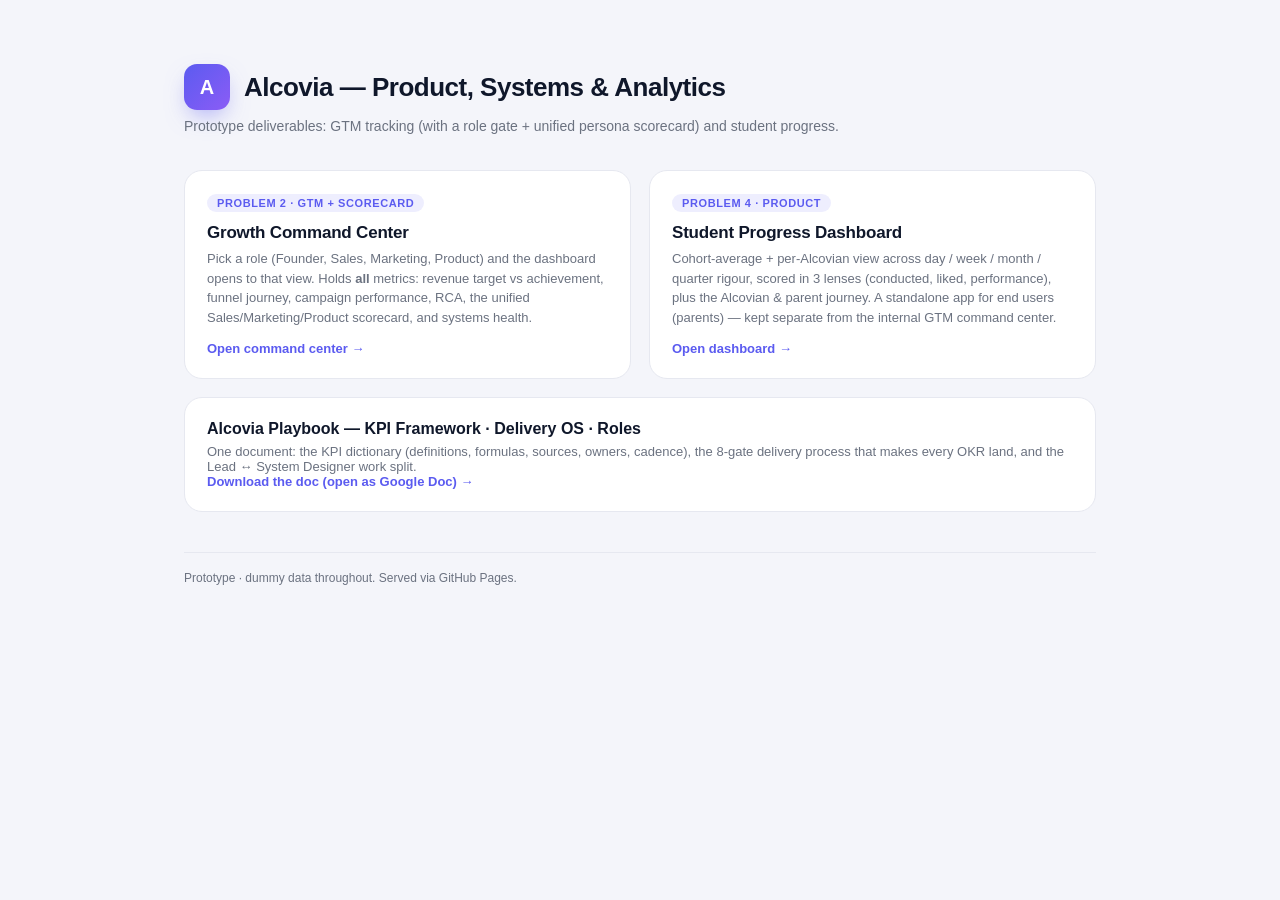
<file: index.html>
<!DOCTYPE html>
<html lang="en">
<head>
  <meta charset="UTF-8" />
  <meta name="viewport" content="width=device-width, initial-scale=1.0" />
  <title>Alcovia · Systems & Analytics</title>
  <style>
    :root { --brand:#5b5bf0; --brand2:#8b5cf6; --bg:#f4f5fa; --panel:#fff; --ink:#0f172a; --muted:#6b7280; --line:#e6e8f0; }
    * { box-sizing: border-box; }
    body { margin:0; font-family:-apple-system,BlinkMacSystemFont,"Segoe UI",Inter,Roboto,sans-serif; background:var(--bg); color:var(--ink); }
    .wrap { max-width:960px; margin:0 auto; padding:64px 24px; }
    .brand { display:flex; align-items:center; gap:14px; margin-bottom:8px; }
    .mark { width:46px; height:46px; border-radius:13px; background:linear-gradient(135deg,var(--brand),var(--brand2)); display:grid; place-items:center; color:#fff; font-weight:800; font-size:20px; box-shadow:0 10px 24px -8px rgba(91,91,240,.6); }
    h1 { font-size:26px; letter-spacing:-.5px; margin:0; }
    .sub { color:var(--muted); font-size:14px; margin:0 0 36px; }
    .grid { display:grid; grid-template-columns:repeat(2,1fr); gap:18px; }
    a.card { display:block; text-decoration:none; color:inherit; background:var(--panel); border:1px solid var(--line); border-radius:18px; padding:22px; transition:transform .18s, box-shadow .18s, border-color .18s; }
    a.card:hover { transform:translateY(-3px); box-shadow:0 20px 40px -22px rgba(37,38,79,.4); border-color:var(--brand); }
    .tag { font-size:11px; font-weight:700; letter-spacing:.6px; text-transform:uppercase; color:var(--brand); background:rgba(91,91,240,.1); padding:3px 10px; border-radius:20px; }
    .card h2 { font-size:17px; margin:12px 0 6px; letter-spacing:-.2px; }
    .card p { margin:0; color:var(--muted); font-size:13px; line-height:1.5; }
    .card .go { margin-top:14px; font-weight:650; color:var(--brand); font-size:13px; }
    .doc { margin-top:18px; background:var(--panel); border:1px solid var(--line); border-radius:18px; padding:22px; }
    .doc h2 { font-size:16px; margin:0 0 6px; }
    .doc p { margin:0; color:var(--muted); font-size:13px; }
    .doc a { color:var(--brand); font-weight:650; text-decoration:none; }
    footer { margin-top:40px; color:var(--muted); font-size:12px; border-top:1px solid var(--line); padding-top:18px; }
    code { background:#eef0f7; padding:1px 6px; border-radius:6px; font-size:12px; }
    @media (max-width:720px){ .grid{ grid-template-columns:1fr; } }
  </style>
</head>
<body>
  <div class="wrap">
    <div class="brand">
      <div class="mark">A</div>
      <div>
        <h1>Alcovia — Product, Systems &amp; Analytics</h1>
      </div>
    </div>
    <p class="sub">Prototype deliverables: GTM tracking (with a role gate + unified persona scorecard) and student progress.</p>

    <div class="grid">
      <a class="card" href="https://ytsaxena.github.io/alcovia-gtm-tracker/">
        <span class="tag">Problem 2 · GTM + Scorecard</span>
        <h2>Growth Command Center</h2>
        <p>Pick a role (Founder, Sales, Marketing, Product) and the dashboard opens to that view. Holds <b>all</b> metrics: revenue target vs achievement, funnel journey, campaign performance, RCA, the unified Sales/Marketing/Product scorecard, and systems health.</p>
        <div class="go">Open command center →</div>
      </a>

      <a class="card" href="./student-dashboard/">
        <span class="tag">Problem 4 · Product</span>
        <h2>Student Progress Dashboard</h2>
        <p>Cohort-average + per-Alcovian view across day / week / month / quarter rigour, scored in 3 lenses (conducted, liked, performance), plus the Alcovian &amp; parent journey. A standalone app for end users (parents) — kept separate from the internal GTM command center.</p>
        <div class="go">Open dashboard →</div>
      </a>
    </div>

    <div class="doc">
      <h2>Alcovia Playbook — KPI Framework · Delivery OS · Roles</h2>
      <p>One document: the KPI dictionary (definitions, formulas, sources, owners, cadence), the 8-gate delivery process that makes every OKR land, and the Lead ↔ System Designer work split.
        <br><a href="./Alcovia-Playbook.docx">Download the doc (open as Google Doc) →</a></p>
    </div>

    <footer>
      Prototype · dummy data throughout. Served via GitHub Pages.
    </footer>
  </div>
</body>
</html>
</file>
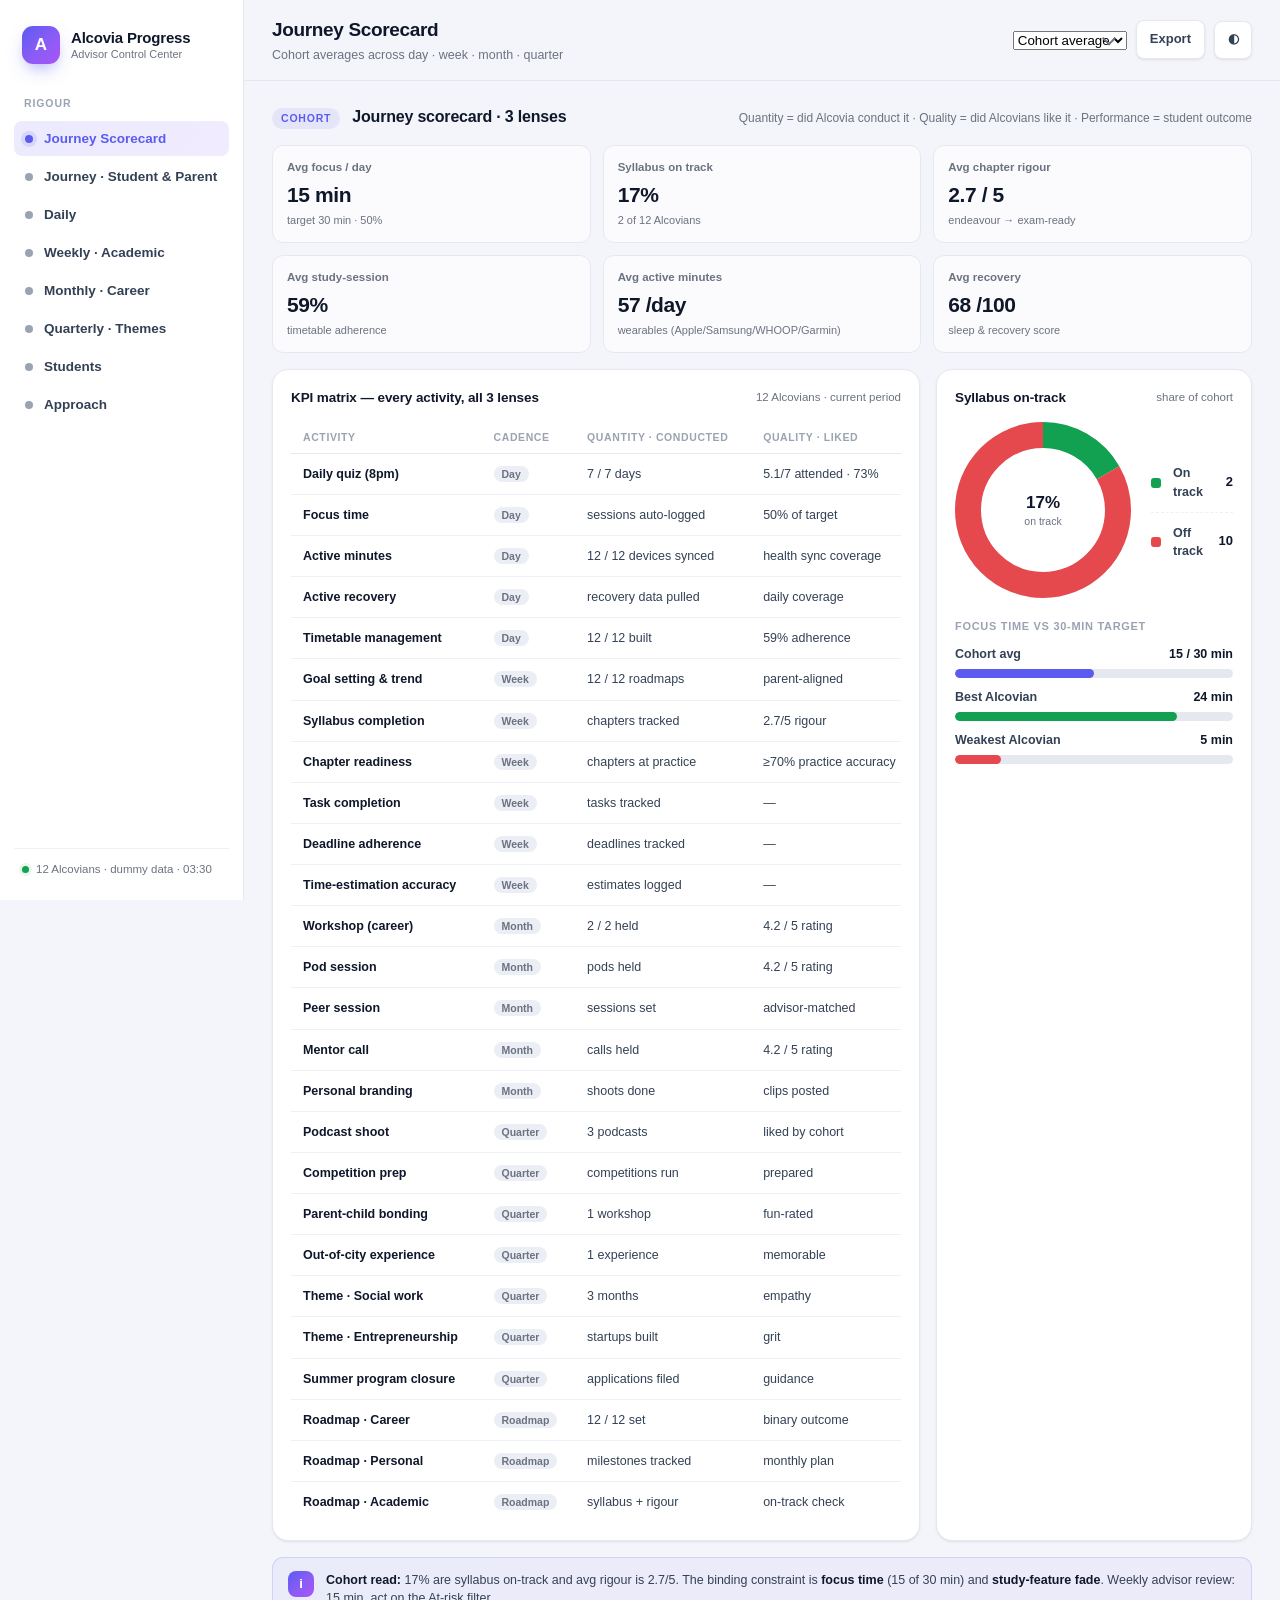
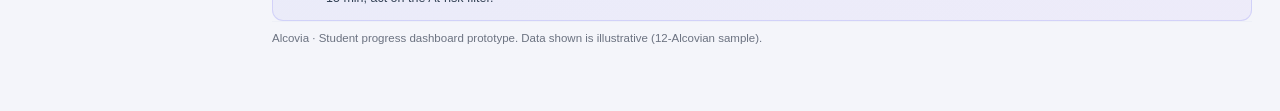
<file: student-dashboard/index.html>
<!DOCTYPE html>
<html lang="en" data-theme="light">
<head>
  <meta charset="UTF-8" />
  <meta name="viewport" content="width=device-width, initial-scale=1.0" />
  <title>Alcovia · Student Progress Dashboard</title>
  <link rel="stylesheet" href="styles.css" />
</head>
<body>
  <div class="app">
    <!-- ============ SIDEBAR / TABS ============ -->
    <aside class="sidebar">
      <div class="brand">
        <div class="brand-mark">A</div>
        <div>
          <div class="brand-name">Alcovia Progress</div>
          <div class="brand-sub">Advisor Control Center</div>
        </div>
      </div>

      <div class="nav-label">Rigour</div>
      <nav class="nav" id="nav">
        <button class="navlink active" data-page="overview"><span class="dot"></span>Journey Scorecard</button>
        <button class="navlink" data-page="journey"><span class="dot"></span>Journey · Student &amp; Parent</button>
        <button class="navlink" data-page="daily"><span class="dot"></span>Daily</button>
        <button class="navlink" data-page="weekly"><span class="dot"></span>Weekly · Academic</button>
        <button class="navlink" data-page="monthly"><span class="dot"></span>Monthly · Career</button>
        <button class="navlink" data-page="quarterly"><span class="dot"></span>Quarterly · Themes</button>
        <button class="navlink" data-page="students"><span class="dot"></span>Students</button>
        <button class="navlink" data-page="approach"><span class="dot"></span>Approach</button>
      </nav>

      <div class="sidebar-foot">
        <div class="chip"><span class="pulse"></span><span id="lastUpdated">12 Alcovians · dummy data</span></div>
      </div>
    </aside>

    <!-- ============ MAIN ============ -->
    <div class="main">
      <header class="topbar">
        <div class="page-title">
          <h1 id="pageHeading">Journey Scorecard</h1>
          <p id="rangeSub">Cohort averages across day · week · month · quarter</p>
        </div>
        <div class="topbar-spacer"></div>
        <div class="control">
          <div class="select-wrap">
            <select id="cohort" aria-label="Select view">
              <option value="cohort" selected>Cohort average</option>
              <option value="top">Top performers</option>
              <option value="risk">At-risk</option>
            </select>
          </div>
          <button class="btn" id="printBtn" title="Export / print">Export</button>
          <button class="btn icon" id="themeBtn" title="Toggle theme">◐</button>
        </div>
      </header>

      <main class="content">
        <!-- ============ JOURNEY SCORECARD ============ -->
        <section class="page active" data-page="overview">
          <div class="section-head">
            <span class="eyebrow">Cohort</span>
            <h2>Journey scorecard · 3 lenses</h2>
            <span class="hint">Quantity = did Alcovia conduct it · Quality = did Alcovians like it · Performance = student outcome</span>
          </div>

          <div class="mgrid three" id="ovCards" style="margin-bottom:16px"></div>

          <div class="grid cols-3">
            <div class="card span-2">
              <div class="card-head"><h3>KPI matrix — every activity, all 3 lenses</h3><span class="sub" id="matrixSub"></span></div>
              <div class="table-wrap">
                <table id="matrixTable">
                  <thead>
                    <tr><th>Activity</th><th>Cadence</th><th>Quantity · conducted</th><th>Quality · liked</th><th>Performance · outcome</th></tr>
                  </thead>
                  <tbody id="matrixRows"></tbody>
                </table>
              </div>
            </div>

            <div class="card">
              <div class="card-head"><h3>Syllabus on-track</h3><span class="sub">share of cohort</span></div>
              <div class="donut-wrap">
                <div class="donut" id="ovDonut"></div>
                <div style="flex:1" id="ovDonutLegend"></div>
              </div>
              <div class="drill-h" style="margin-top:16px">Focus time vs 30-min target</div>
              <div id="ovFocusBars"></div>
            </div>
          </div>

          <div style="margin-top:16px"><div class="insight" id="ovInsight"></div></div>
        </section>

        <!-- ============ JOURNEY (STUDENT + PARENT) ============ -->
        <section class="page" data-page="journey">
          <div class="section-head">
            <span class="eyebrow">Journey</span>
            <h2>User journey — the Alcovian &amp; the parent</h2>
            <span class="hint">Stage-by-stage path, who owns it, and where the cohort is today</span>
          </div>

          <div class="card" style="margin-bottom:16px">
            <div class="card-head">
              <h3 id="journeyTitle">Alcovian journey</h3>
              <div style="margin-left:auto" class="seg" id="journeyToggle">
                <button data-j="student" class="active">Alcovian</button>
                <button data-j="parent">Parent</button>
              </div>
            </div>
            <div id="journeySteps"></div>
            <div class="legend" style="margin-top:14px">
              <span class="li"><span class="sw" style="background:var(--accent-grad)"></span>Reached by cohort</span>
              <span class="li"><span class="sw" style="background:var(--line)"></span>Not yet reached</span>
            </div>
          </div>

          <div class="card">
            <div class="card-head"><h3>Where each Alcovian &amp; family is today</h3><span class="sub" id="journeySub"></span></div>
            <div class="table-wrap"><table>
              <thead><tr><th>Alcovian</th><th class="num">Days in program</th><th>Alcovian journey stage</th><th>Parent journey stage reached</th><th>Status</th></tr></thead>
              <tbody id="journeyRows"></tbody>
            </table></div>
          </div>
        </section>

        <!-- ============ DAILY ============ -->
        <section class="page" data-page="daily">
          <div class="section-head">
            <span class="eyebrow">Daily</span>
            <h2>Post-school rigour</h2>
            <span class="hint">Timetable · quizzes · focus time · active minutes · recovery</span>
          </div>
          <div class="mgrid three" id="dailyCards" style="margin-bottom:16px"></div>
          <div class="grid cols-2">
            <div class="card">
              <div class="card-head"><h3>Daily quiz — avg score by student</h3><span class="sub" id="dailyQuizSub"></span></div>
              <div class="chart" id="dailyQuizChart"></div>
            </div>
            <div class="card">
              <div class="card-head"><h3>Focus minutes vs 30-min target</h3><span class="sub" id="dailyFocusSub"></span></div>
              <div class="chart" id="dailyFocusChart"></div>
            </div>
          </div>
          <div class="card" style="margin-top:16px">
            <div class="card-head"><h3>Per-student daily snapshot</h3></div>
            <div class="table-wrap"><table>
              <thead><tr><th>Alcovian</th><th class="num">Timetable adherence</th><th class="num">Quiz attended</th><th class="num">Quiz avg</th><th class="num">Focus min/day</th><th class="num">Active min</th><th class="num">Recovery</th></tr></thead>
              <tbody id="dailyRows"></tbody>
            </table></div>
          </div>
        </section>

        <!-- ============ WEEKLY ============ -->
        <section class="page" data-page="weekly">
          <div class="section-head">
            <span class="eyebrow">Weekly</span>
            <h2>Academic roadmap</h2>
            <span class="hint">Goal setting · syllabus completion · rigour · time management</span>
          </div>
          <div class="mgrid three" id="weeklyCards" style="margin-bottom:16px"></div>
          <div class="grid cols-2">
            <div class="card">
              <div class="card-head"><h3>Syllabus completion by student</h3><span class="sub" id="weeklySyllabusSub"></span></div>
              <div class="chart" id="weeklySyllabusChart"></div>
            </div>
            <div class="card">
              <div class="card-head"><h3>Chapter readiness (rigour stage)</h3><span class="sub">0 none → 5 exam-ready</span></div>
              <div class="chart" id="weeklyRigourChart"></div>
            </div>
          </div>
          <div class="card" style="margin-top:16px">
            <div class="card-head"><h3>Per-student academic snapshot</h3></div>
            <div class="table-wrap"><table>
              <thead><tr><th>Alcovian</th><th class="num">Syllabus %</th><th class="num">On track</th><th class="num">Rigour</th><th class="num">Task completion</th><th class="num">Deadline adherence</th><th class="num">Time-est. accuracy</th></tr></thead>
              <tbody id="weeklyRows"></tbody>
            </table></div>
          </div>
        </section>

        <!-- ============ MONTHLY ============ -->
        <section class="page" data-page="monthly">
          <div class="section-head">
            <span class="eyebrow">Monthly</span>
            <h2>Career discovery &amp; community</h2>
            <span class="hint">Workshops · pods · peer sessions · mentor calls · personal branding</span>
          </div>
          <div class="mgrid three" id="monthlyCards" style="margin-bottom:16px"></div>
          <div class="grid cols-2">
            <div class="card">
              <div class="card-head"><h3>Session ratings (liked)</h3><span class="sub">avg out of 5</span></div>
              <div class="chart" id="monthlyRatingChart"></div>
            </div>
            <div class="card">
              <div class="card-head"><h3>Attendance vs scheduled</h3><span class="sub" id="monthlyAttSub"></span></div>
              <div id="monthlyAttBars"></div>
            </div>
          </div>
          <div class="card" style="margin-top:16px">
            <div class="card-head"><h3>Per-student participation</h3></div>
            <div class="table-wrap"><table>
              <thead><tr><th>Alcovian</th><th class="num">Workshops</th><th class="num">Pods</th><th class="num">Peer</th><th class="num">Mentor</th><th class="num">Branding</th><th class="num">Avg rating</th></tr></thead>
              <tbody id="monthlyRows"></tbody>
            </table></div>
          </div>
        </section>

        <!-- ============ QUARTERLY ============ -->
        <section class="page" data-page="quarterly">
          <div class="section-head">
            <span class="eyebrow">Quarterly</span>
            <h2>Themes &amp; roadmaps</h2>
            <span class="hint">Experiences · themes (social work / entrepreneurship / summer) · career, personal, academic roadmaps</span>
          </div>
          <div class="mgrid three" id="quarterlyCards" style="margin-bottom:16px"></div>
          <div class="grid cols-2">
            <div class="card">
              <div class="card-head"><h3>Cohort coverage — quarterly experiences</h3><span class="sub">% of Alcovians who did it</span></div>
              <div id="quarterlyExpBars"></div>
            </div>
            <div class="card">
              <div class="card-head"><h3>Theme progress</h3><span class="sub" id="themeSub"></span></div>
              <div class="chart" id="themeChart"></div>
            </div>
          </div>
          <div class="card" style="margin-top:16px">
            <div class="card-head"><h3>Per-student roadmap status</h3></div>
            <div class="table-wrap"><table>
              <thead><tr><th>Alcovian</th><th class="num">Podcast</th><th class="num">Competition</th><th class="num">Parent-child</th><th class="num">Out-of-city</th><th class="num">Social work</th><th class="num">Entrepreneurship</th><th class="num">Career</th><th class="num">Personal</th><th class="num">Academic</th></tr></thead>
              <tbody id="quarterlyRows"></tbody>
            </table></div>
          </div>
        </section>

        <!-- ============ STUDENTS ============ -->
        <section class="page" data-page="students">
          <div class="section-head">
            <span class="eyebrow">Roster</span>
            <h2>Progress on average for all kids</h2>
            <span class="hint">One row per Alcovian · click to drill into their full journey</span>
          </div>
          <div class="card">
            <div class="card-head">
              <h3>All Alcovians</h3>
              <div style="margin-left:auto" class="seg" id="rosterFilter">
                <button data-f="all" class="active">All</button>
                <button data-f="ontrack">On track</button>
                <button data-f="risk">At risk</button>
              </div>
            </div>
            <div class="table-wrap"><table>
              <thead><tr><th>Alcovian</th><th class="num">Engagement</th><th class="num">Focus min</th><th class="num">Syllabus %</th><th class="num">Rigour</th><th class="num">Roadmap</th><th class="num">Participation</th><th>Status</th></tr></thead>
              <tbody id="rosterRows"></tbody>
            </table></div>
          </div>
        </section>

        <!-- ============ APPROACH ============ -->
        <section class="page" data-page="approach">
          <div class="section-head">
            <span class="eyebrow">Method</span>
            <h2>How this dashboard is designed to run</h2>
          </div>

          <div class="grid cols-2">
            <div class="card">
              <div class="card-head"><h3>Design logic</h3></div>
              <div class="stack">
                <p class="muted" style="margin:0">One screen answers three questions per activity — <b>conducted (quantity)</b>, <b>liked (quality)</b>, <b>outcome (performance)</b> — so advisors stop hunting through documents and ClickUp folders.</p>
                <div class="stat-row"><span class="sr-name">Cadence lens</span><span class="sr-val">Day · Week · Month · Quarter</span></div>
                <div class="stat-row"><span class="sr-name">Audience</span><span class="sr-val">Academic advisor + founder</span></div>
                <div class="stat-row"><span class="sr-name">Two views</span><span class="sr-val">Cohort average + per-Alcovian</span></div>
                <div class="stat-row"><span class="sr-name">North-star</span><span class="sr-val">Syllabus on-track &amp; rigour adherence</span></div>
              </div>
            </div>

            <div class="card">
              <div class="card-head"><h3>In what time</h3></div>
              <div class="stack">
                <div class="stat-row"><span class="sr-name">Daily data capture</span><span class="sr-val">Automatic (app + wearables)</span></div>
                <div class="stat-row"><span class="sr-name">Weekly advisor review</span><span class="sr-val">15 min · Monday</span></div>
                <div class="stat-row"><span class="sr-name">Monthly consolidation</span><span class="sr-val">1 hour · month-end</span></div>
                <div class="stat-row"><span class="sr-name">Quarterly OKR review</span><span class="sr-val">Half day</span></div>
                <p class="muted" style="margin:0">Live view updates continuously; the advisor's 15-min Monday slot replaces the current weekly document-writing ritual.</p>
              </div>
            </div>
          </div>

          <div class="card" style="margin-top:16px">
            <div class="card-head"><h3>Where it reflects &amp; how data is recorded (minimal human intervention)</h3></div>
            <div class="stack">
              <div class="stat-row"><span class="sr-name">Focus time, screen time, feature use</span><span class="sr-val">App event stream → N8N → dashboard</span></div>
              <div class="stat-row"><span class="sr-name">Active minutes &amp; recovery</span><span class="sr-val">Apple/Samsung/WHOOP/Garmin → health sync → N8N</span></div>
              <div class="stat-row"><span class="sr-name">Quizzes, chapters, tasks</span><span class="sr-val">App student inputs → ClickUp → N8N</span></div>
              <div class="stat-row"><span class="sr-name">Sessions, workshops, ratings</span><span class="sr-val">ClickUp (CRM) + post-session form → N8N</span></div>
              <div class="stat-row"><span class="sr-name">Alerts on missed deadlines</span><span class="sr-val">N8N rule → message to student + parent + advisor</span></div>
            </div>
            <div class="insight" style="margin-top:14px"><span class="ico">i</span><div>Advisors only <b>review and act</b>; the system <b>collects, scores and alerts</b>. Data from different folders in ClickUp collapses into one templatised record per Alcovian.</div></div>
          </div>
        </section>

        <footer class="muted" style="font-size:11.5px;padding-top:8px;border-top:1px solid var(--line-2)">
          Alcovia · Student progress dashboard prototype. Data shown is illustrative (12-Alcovian sample).
        </footer>
      </main>
    </div>
  </div>

  <div class="modal" id="modal" hidden>
    <div class="modal-backdrop" data-close></div>
    <div class="modal-panel" role="dialog" aria-modal="true">
      <div class="modal-head">
        <h3 id="modalTitle"></h3>
        <button class="btn icon" id="modalClose" data-close title="Close">✕</button>
      </div>
      <div class="modal-body" id="modalBody"></div>
    </div>
  </div>

  <script src="app.js"></script>
</body>
</html>
</file>
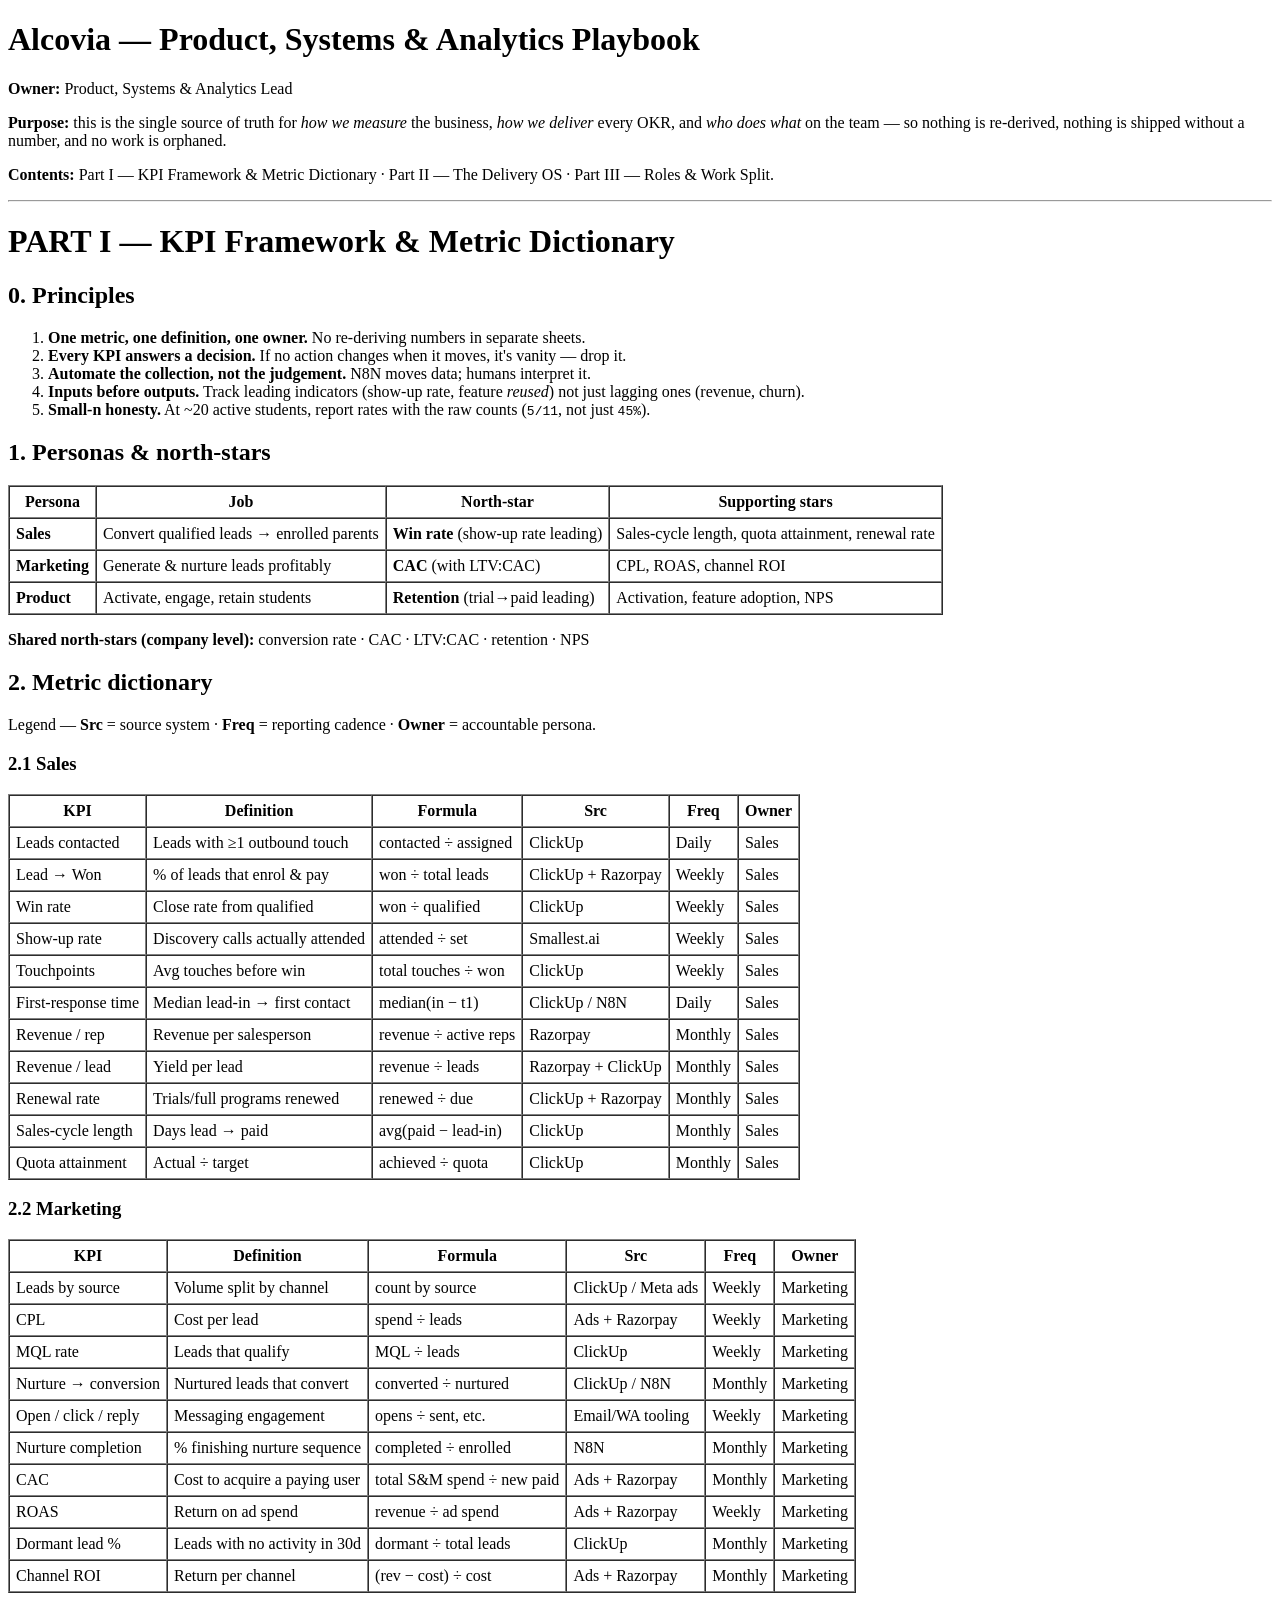
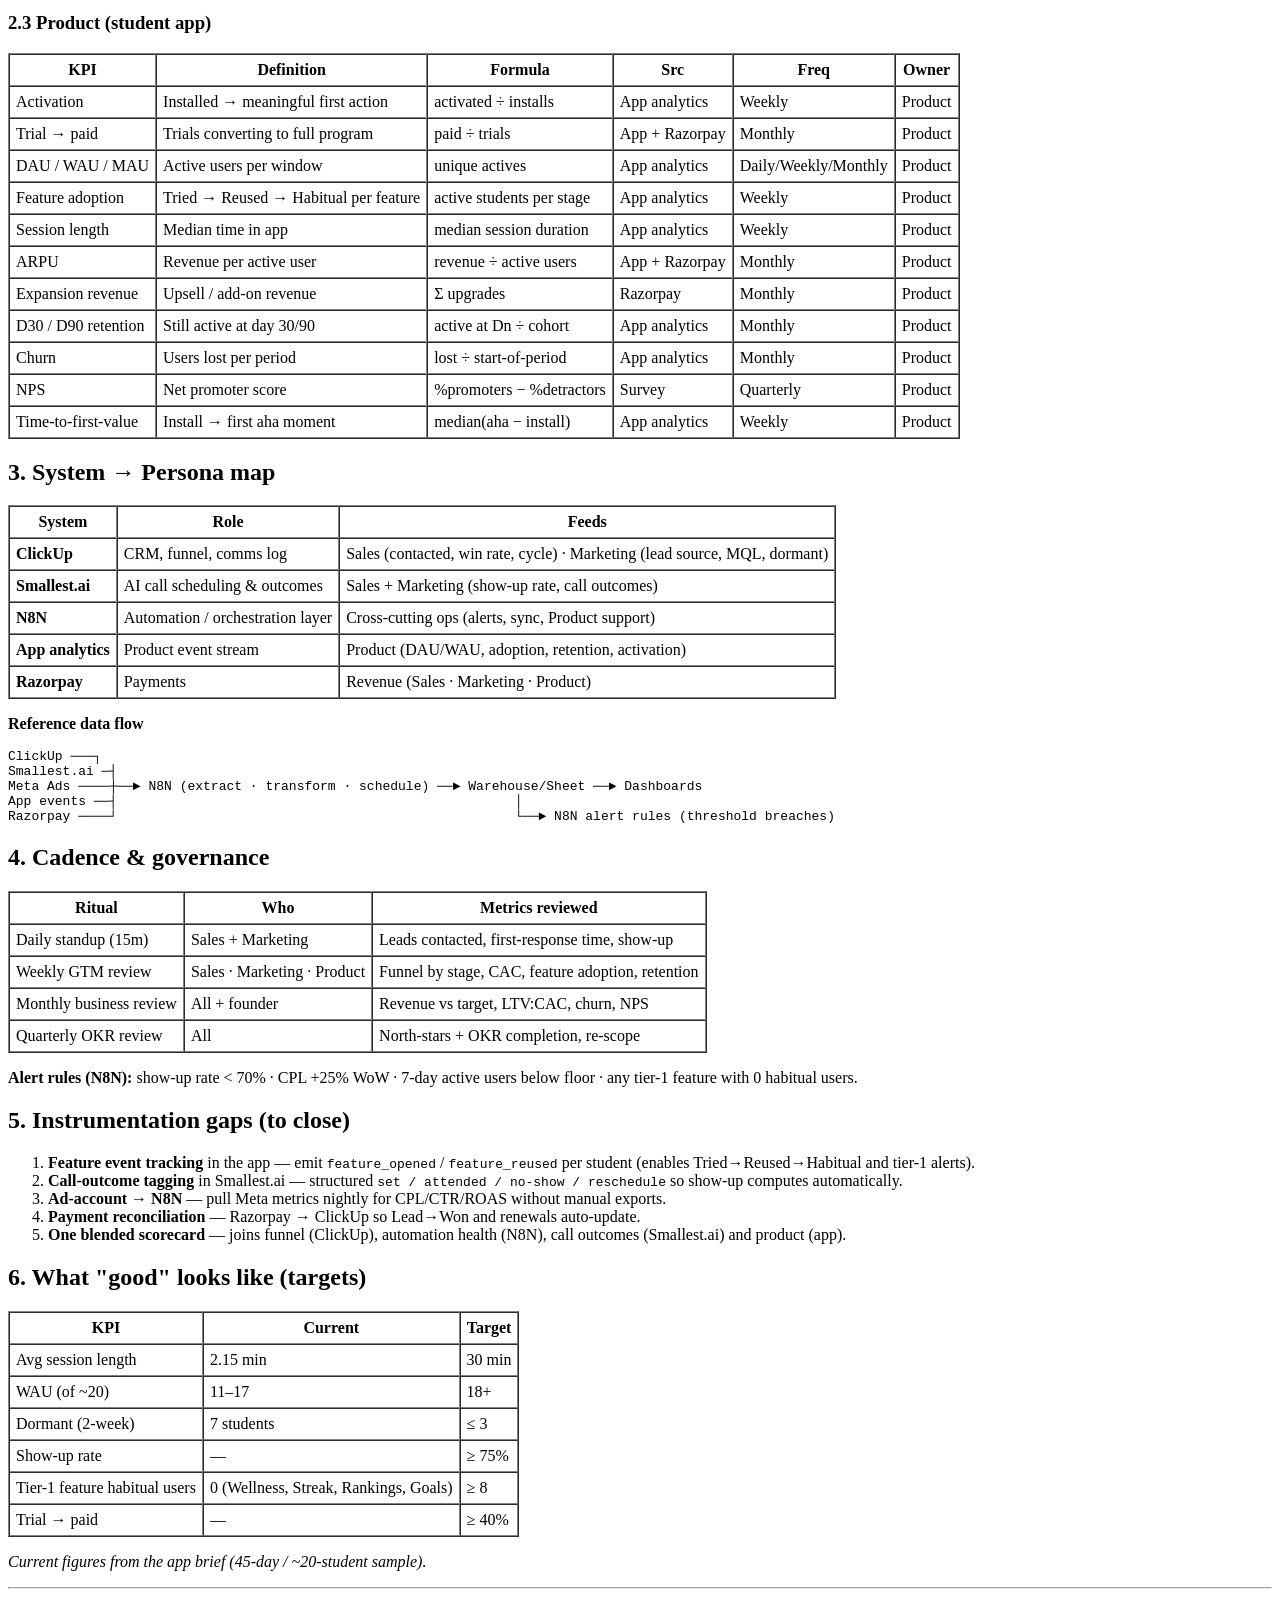
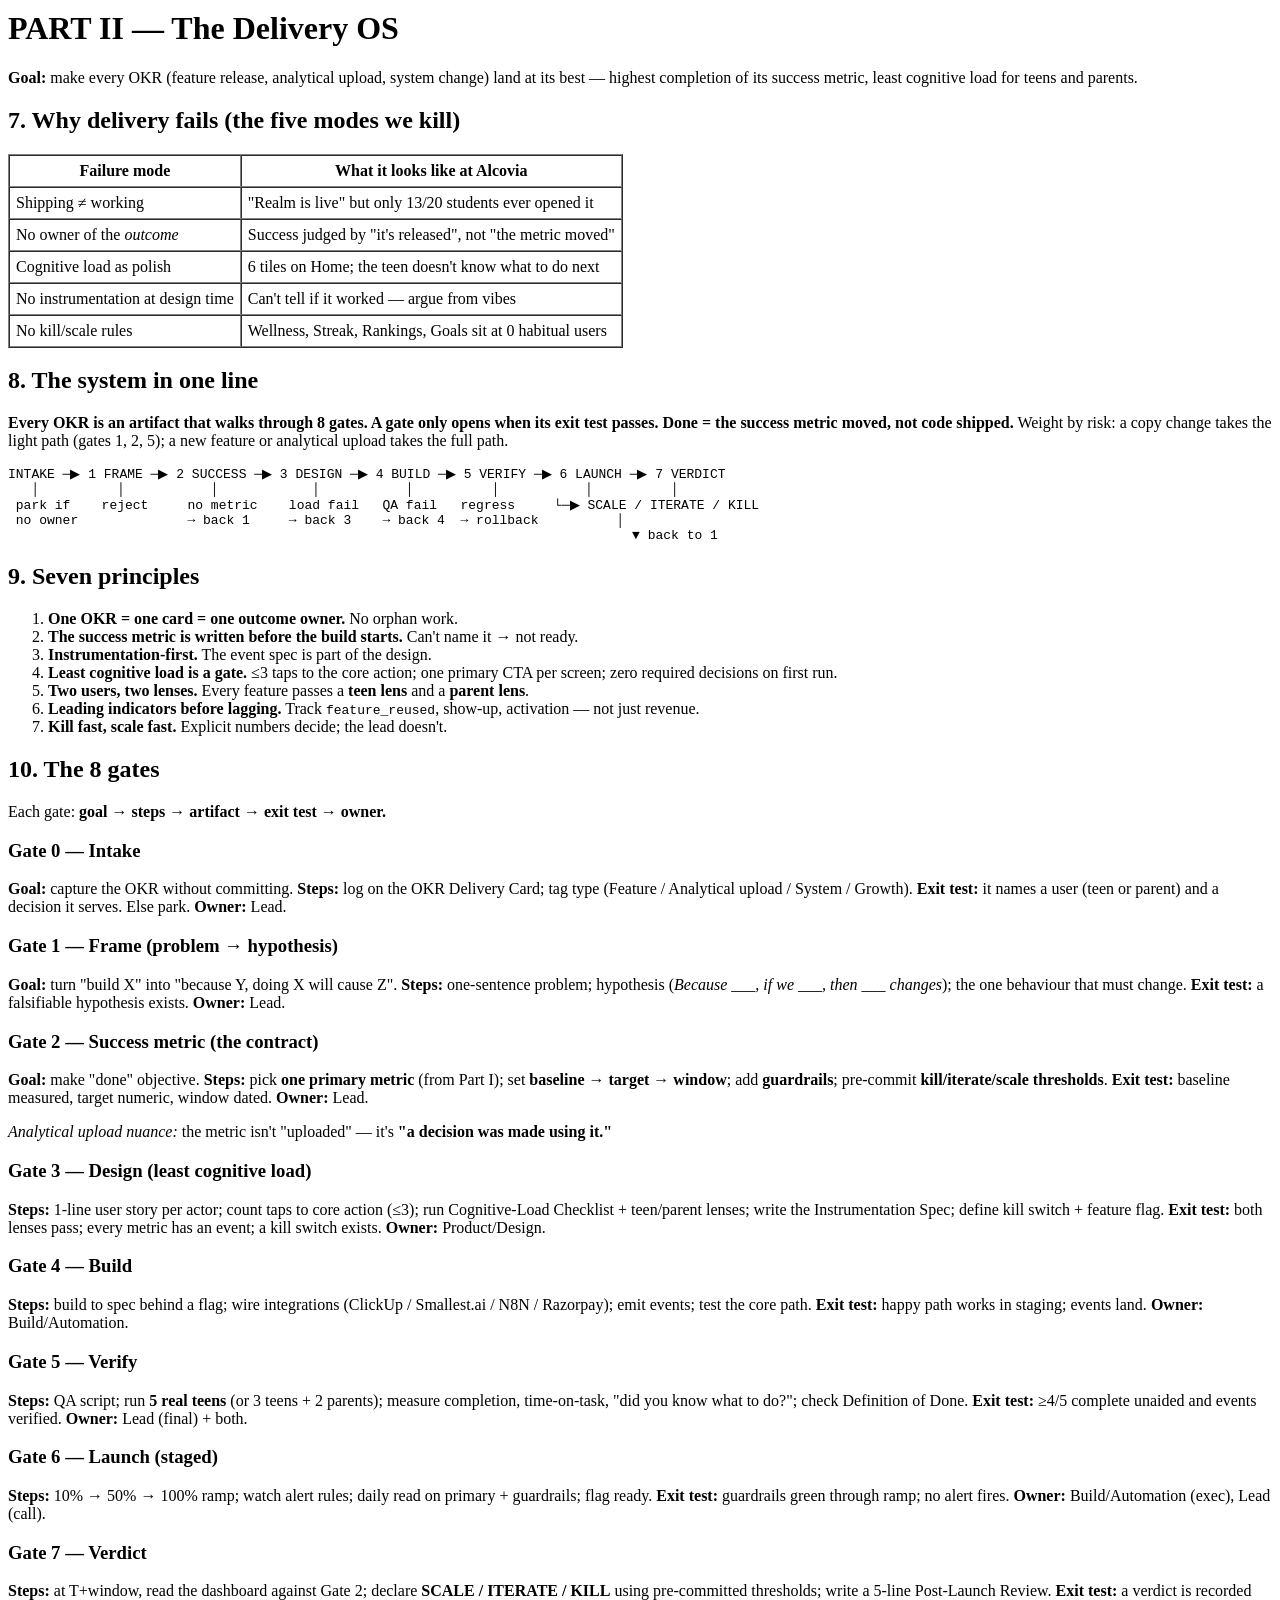
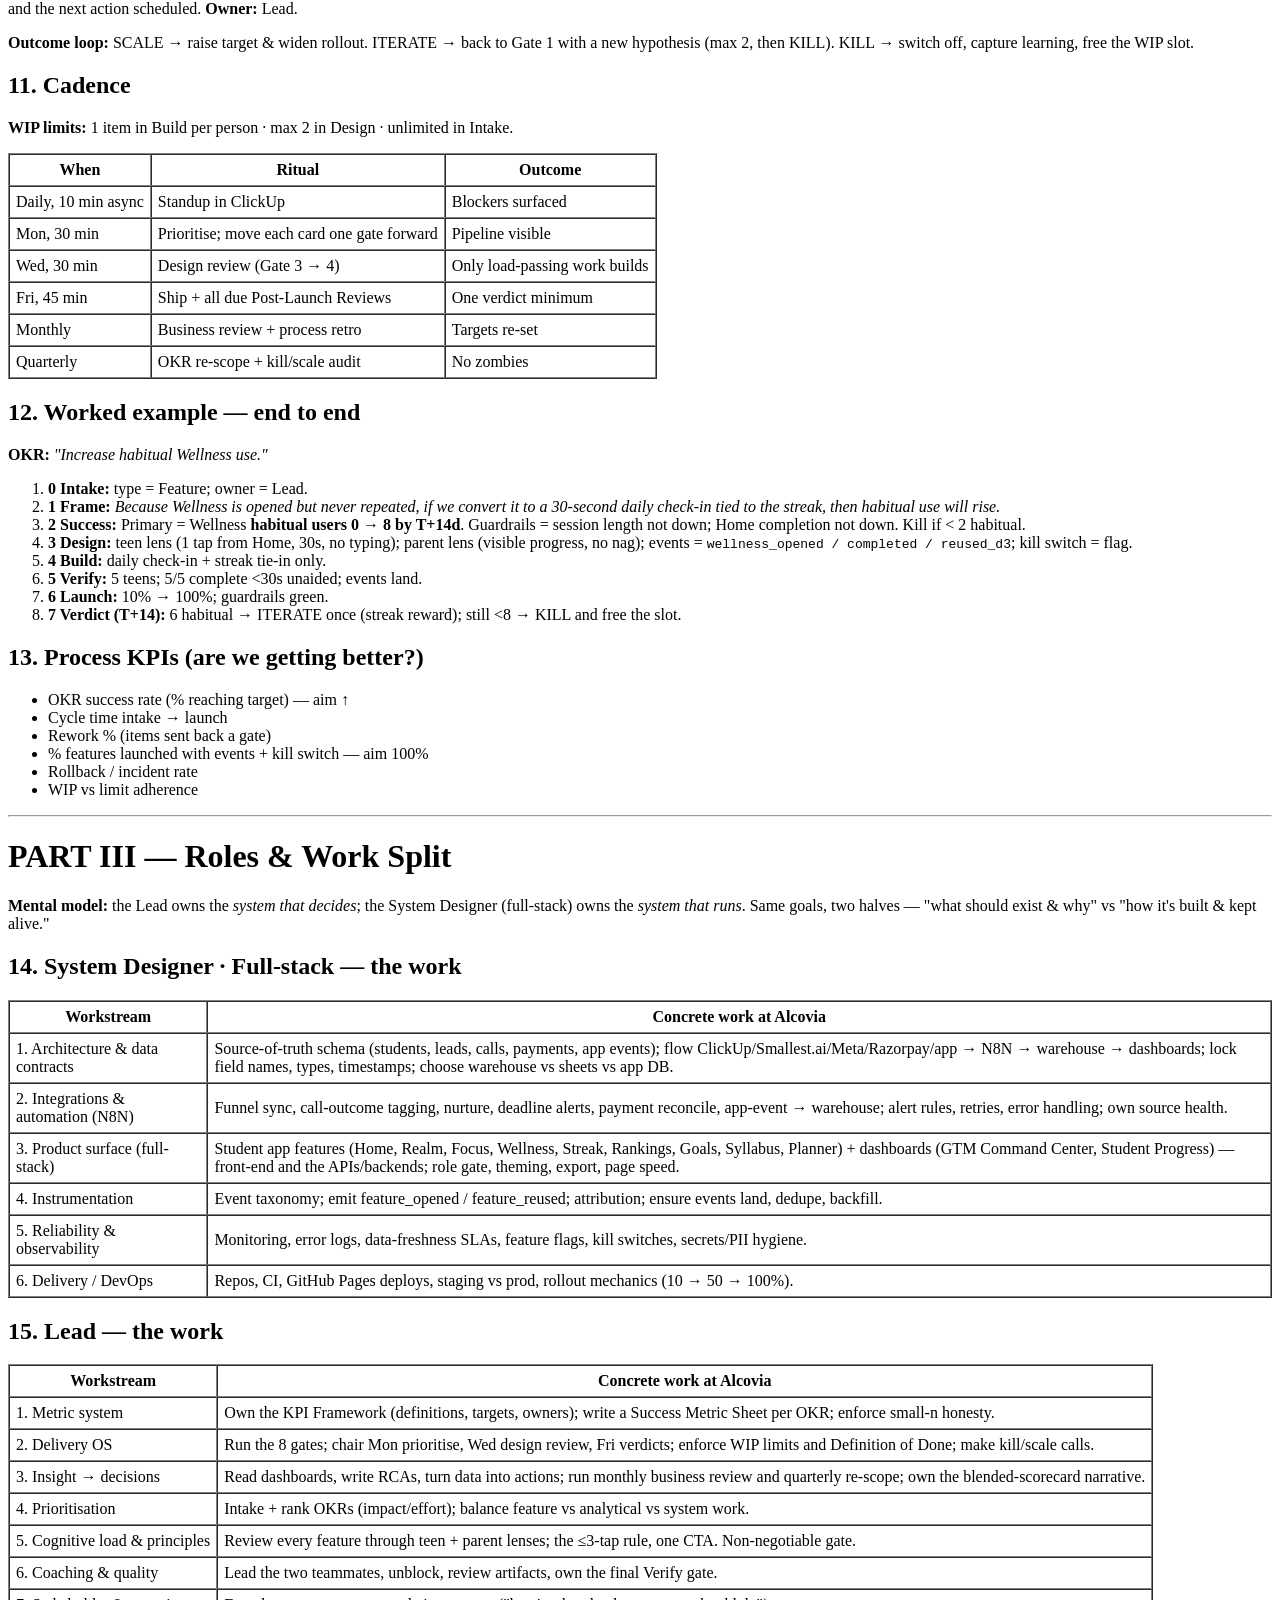
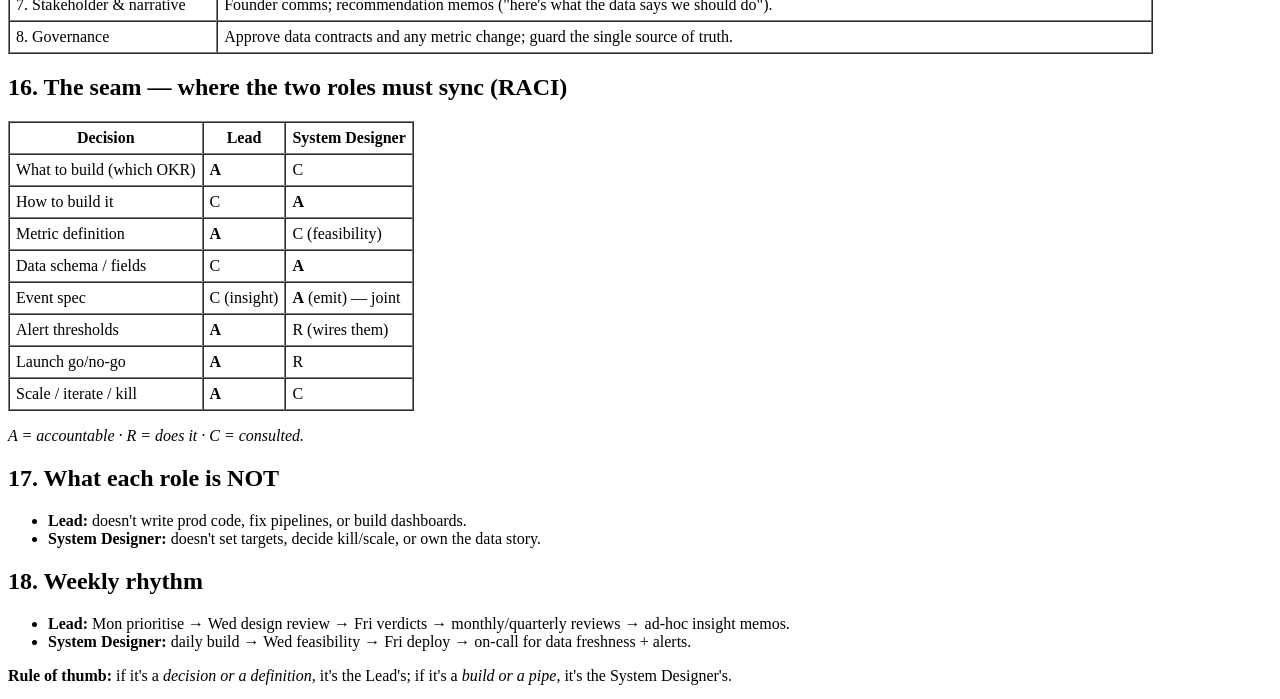
<file: Alcovia-Playbook.html>
<!DOCTYPE html>
<html lang="en">
<head>
<meta charset="UTF-8">
<title>Alcovia — Product, Systems &amp; Analytics Playbook</title>
</head>
<body>

<h1>Alcovia — Product, Systems &amp; Analytics Playbook</h1>
<p><b>Owner:</b> Product, Systems &amp; Analytics Lead</p>
<p><b>Purpose:</b> this is the single source of truth for <i>how we measure</i> the business, <i>how we deliver</i> every OKR, and <i>who does what</i> on the team — so nothing is re-derived, nothing is shipped without a number, and no work is orphaned.</p>
<p><b>Contents:</b> Part I — KPI Framework &amp; Metric Dictionary · Part II — The Delivery OS · Part III — Roles &amp; Work Split.</p>

<hr>
<h1>PART I — KPI Framework &amp; Metric Dictionary</h1>

<h2>0. Principles</h2>
<ol>
<li><b>One metric, one definition, one owner.</b> No re-deriving numbers in separate sheets.</li>
<li><b>Every KPI answers a decision.</b> If no action changes when it moves, it's vanity — drop it.</li>
<li><b>Automate the collection, not the judgement.</b> N8N moves data; humans interpret it.</li>
<li><b>Inputs before outputs.</b> Track leading indicators (show-up rate, feature <i>reused</i>) not just lagging ones (revenue, churn).</li>
<li><b>Small-n honesty.</b> At ~20 active students, report rates with the raw counts (<code>5/11</code>, not just <code>45%</code>).</li>
</ol>

<h2>1. Personas &amp; north-stars</h2>
<table border="1" cellspacing="0" cellpadding="6">
<tr><th>Persona</th><th>Job</th><th>North-star</th><th>Supporting stars</th></tr>
<tr><td><b>Sales</b></td><td>Convert qualified leads → enrolled parents</td><td><b>Win rate</b> (show-up rate leading)</td><td>Sales-cycle length, quota attainment, renewal rate</td></tr>
<tr><td><b>Marketing</b></td><td>Generate &amp; nurture leads profitably</td><td><b>CAC</b> (with LTV:CAC)</td><td>CPL, ROAS, channel ROI</td></tr>
<tr><td><b>Product</b></td><td>Activate, engage, retain students</td><td><b>Retention</b> (trial→paid leading)</td><td>Activation, feature adoption, NPS</td></tr>
</table>
<p><b>Shared north-stars (company level):</b> conversion rate · CAC · LTV:CAC · retention · NPS</p>

<h2>2. Metric dictionary</h2>
<p>Legend — <b>Src</b> = source system · <b>Freq</b> = reporting cadence · <b>Owner</b> = accountable persona.</p>

<h3>2.1 Sales</h3>
<table border="1" cellspacing="0" cellpadding="6">
<tr><th>KPI</th><th>Definition</th><th>Formula</th><th>Src</th><th>Freq</th><th>Owner</th></tr>
<tr><td>Leads contacted</td><td>Leads with ≥1 outbound touch</td><td>contacted ÷ assigned</td><td>ClickUp</td><td>Daily</td><td>Sales</td></tr>
<tr><td>Lead → Won</td><td>% of leads that enrol &amp; pay</td><td>won ÷ total leads</td><td>ClickUp + Razorpay</td><td>Weekly</td><td>Sales</td></tr>
<tr><td>Win rate</td><td>Close rate from qualified</td><td>won ÷ qualified</td><td>ClickUp</td><td>Weekly</td><td>Sales</td></tr>
<tr><td>Show-up rate</td><td>Discovery calls actually attended</td><td>attended ÷ set</td><td>Smallest.ai</td><td>Weekly</td><td>Sales</td></tr>
<tr><td>Touchpoints</td><td>Avg touches before win</td><td>total touches ÷ won</td><td>ClickUp</td><td>Weekly</td><td>Sales</td></tr>
<tr><td>First-response time</td><td>Median lead-in → first contact</td><td>median(in − t1)</td><td>ClickUp / N8N</td><td>Daily</td><td>Sales</td></tr>
<tr><td>Revenue / rep</td><td>Revenue per salesperson</td><td>revenue ÷ active reps</td><td>Razorpay</td><td>Monthly</td><td>Sales</td></tr>
<tr><td>Revenue / lead</td><td>Yield per lead</td><td>revenue ÷ leads</td><td>Razorpay + ClickUp</td><td>Monthly</td><td>Sales</td></tr>
<tr><td>Renewal rate</td><td>Trials/full programs renewed</td><td>renewed ÷ due</td><td>ClickUp + Razorpay</td><td>Monthly</td><td>Sales</td></tr>
<tr><td>Sales-cycle length</td><td>Days lead → paid</td><td>avg(paid − lead-in)</td><td>ClickUp</td><td>Monthly</td><td>Sales</td></tr>
<tr><td>Quota attainment</td><td>Actual ÷ target</td><td>achieved ÷ quota</td><td>ClickUp</td><td>Monthly</td><td>Sales</td></tr>
</table>

<h3>2.2 Marketing</h3>
<table border="1" cellspacing="0" cellpadding="6">
<tr><th>KPI</th><th>Definition</th><th>Formula</th><th>Src</th><th>Freq</th><th>Owner</th></tr>
<tr><td>Leads by source</td><td>Volume split by channel</td><td>count by source</td><td>ClickUp / Meta ads</td><td>Weekly</td><td>Marketing</td></tr>
<tr><td>CPL</td><td>Cost per lead</td><td>spend ÷ leads</td><td>Ads + Razorpay</td><td>Weekly</td><td>Marketing</td></tr>
<tr><td>MQL rate</td><td>Leads that qualify</td><td>MQL ÷ leads</td><td>ClickUp</td><td>Weekly</td><td>Marketing</td></tr>
<tr><td>Nurture → conversion</td><td>Nurtured leads that convert</td><td>converted ÷ nurtured</td><td>ClickUp / N8N</td><td>Monthly</td><td>Marketing</td></tr>
<tr><td>Open / click / reply</td><td>Messaging engagement</td><td>opens ÷ sent, etc.</td><td>Email/WA tooling</td><td>Weekly</td><td>Marketing</td></tr>
<tr><td>Nurture completion</td><td>% finishing nurture sequence</td><td>completed ÷ enrolled</td><td>N8N</td><td>Monthly</td><td>Marketing</td></tr>
<tr><td>CAC</td><td>Cost to acquire a paying user</td><td>total S&amp;M spend ÷ new paid</td><td>Ads + Razorpay</td><td>Monthly</td><td>Marketing</td></tr>
<tr><td>ROAS</td><td>Return on ad spend</td><td>revenue ÷ ad spend</td><td>Ads + Razorpay</td><td>Weekly</td><td>Marketing</td></tr>
<tr><td>Dormant lead %</td><td>Leads with no activity in 30d</td><td>dormant ÷ total leads</td><td>ClickUp</td><td>Monthly</td><td>Marketing</td></tr>
<tr><td>Channel ROI</td><td>Return per channel</td><td>(rev − cost) ÷ cost</td><td>Ads + Razorpay</td><td>Monthly</td><td>Marketing</td></tr>
</table>

<h3>2.3 Product (student app)</h3>
<table border="1" cellspacing="0" cellpadding="6">
<tr><th>KPI</th><th>Definition</th><th>Formula</th><th>Src</th><th>Freq</th><th>Owner</th></tr>
<tr><td>Activation</td><td>Installed → meaningful first action</td><td>activated ÷ installs</td><td>App analytics</td><td>Weekly</td><td>Product</td></tr>
<tr><td>Trial → paid</td><td>Trials converting to full program</td><td>paid ÷ trials</td><td>App + Razorpay</td><td>Monthly</td><td>Product</td></tr>
<tr><td>DAU / WAU / MAU</td><td>Active users per window</td><td>unique actives</td><td>App analytics</td><td>Daily/Weekly/Monthly</td><td>Product</td></tr>
<tr><td>Feature adoption</td><td>Tried → Reused → Habitual per feature</td><td>active students per stage</td><td>App analytics</td><td>Weekly</td><td>Product</td></tr>
<tr><td>Session length</td><td>Median time in app</td><td>median session duration</td><td>App analytics</td><td>Weekly</td><td>Product</td></tr>
<tr><td>ARPU</td><td>Revenue per active user</td><td>revenue ÷ active users</td><td>App + Razorpay</td><td>Monthly</td><td>Product</td></tr>
<tr><td>Expansion revenue</td><td>Upsell / add-on revenue</td><td>Σ upgrades</td><td>Razorpay</td><td>Monthly</td><td>Product</td></tr>
<tr><td>D30 / D90 retention</td><td>Still active at day 30/90</td><td>active at Dn ÷ cohort</td><td>App analytics</td><td>Monthly</td><td>Product</td></tr>
<tr><td>Churn</td><td>Users lost per period</td><td>lost ÷ start-of-period</td><td>App analytics</td><td>Monthly</td><td>Product</td></tr>
<tr><td>NPS</td><td>Net promoter score</td><td>%promoters − %detractors</td><td>Survey</td><td>Quarterly</td><td>Product</td></tr>
<tr><td>Time-to-first-value</td><td>Install → first aha moment</td><td>median(aha − install)</td><td>App analytics</td><td>Weekly</td><td>Product</td></tr>
</table>

<h2>3. System → Persona map</h2>
<table border="1" cellspacing="0" cellpadding="6">
<tr><th>System</th><th>Role</th><th>Feeds</th></tr>
<tr><td><b>ClickUp</b></td><td>CRM, funnel, comms log</td><td>Sales (contacted, win rate, cycle) · Marketing (lead source, MQL, dormant)</td></tr>
<tr><td><b>Smallest.ai</b></td><td>AI call scheduling &amp; outcomes</td><td>Sales + Marketing (show-up rate, call outcomes)</td></tr>
<tr><td><b>N8N</b></td><td>Automation / orchestration layer</td><td>Cross-cutting ops (alerts, sync, Product support)</td></tr>
<tr><td><b>App analytics</b></td><td>Product event stream</td><td>Product (DAU/WAU, adoption, retention, activation)</td></tr>
<tr><td><b>Razorpay</b></td><td>Payments</td><td>Revenue (Sales · Marketing · Product)</td></tr>
</table>
<p><b>Reference data flow</b></p>
<pre>
ClickUp ───┐
Smallest.ai ─┤
Meta Ads ────┼──► N8N (extract · transform · schedule) ──► Warehouse/Sheet ──► Dashboards
App events ──┤                                                   │
Razorpay ────┘                                                   └──► N8N alert rules (threshold breaches)
</pre>

<h2>4. Cadence &amp; governance</h2>
<table border="1" cellspacing="0" cellpadding="6">
<tr><th>Ritual</th><th>Who</th><th>Metrics reviewed</th></tr>
<tr><td>Daily standup (15m)</td><td>Sales + Marketing</td><td>Leads contacted, first-response time, show-up</td></tr>
<tr><td>Weekly GTM review</td><td>Sales · Marketing · Product</td><td>Funnel by stage, CAC, feature adoption, retention</td></tr>
<tr><td>Monthly business review</td><td>All + founder</td><td>Revenue vs target, LTV:CAC, churn, NPS</td></tr>
<tr><td>Quarterly OKR review</td><td>All</td><td>North-stars + OKR completion, re-scope</td></tr>
</table>
<p><b>Alert rules (N8N):</b> show-up rate &lt; 70% · CPL +25% WoW · 7-day active users below floor · any tier-1 feature with 0 habitual users.</p>

<h2>5. Instrumentation gaps (to close)</h2>
<ol>
<li><b>Feature event tracking</b> in the app — emit <code>feature_opened</code> / <code>feature_reused</code> per student (enables Tried→Reused→Habitual and tier-1 alerts).</li>
<li><b>Call-outcome tagging</b> in Smallest.ai — structured <code>set / attended / no-show / reschedule</code> so show-up computes automatically.</li>
<li><b>Ad-account → N8N</b> — pull Meta metrics nightly for CPL/CTR/ROAS without manual exports.</li>
<li><b>Payment reconciliation</b> — Razorpay → ClickUp so Lead→Won and renewals auto-update.</li>
<li><b>One blended scorecard</b> — joins funnel (ClickUp), automation health (N8N), call outcomes (Smallest.ai) and product (app).</li>
</ol>

<h2>6. What "good" looks like (targets)</h2>
<table border="1" cellspacing="0" cellpadding="6">
<tr><th>KPI</th><th>Current</th><th>Target</th></tr>
<tr><td>Avg session length</td><td>2.15 min</td><td>30 min</td></tr>
<tr><td>WAU (of ~20)</td><td>11–17</td><td>18+</td></tr>
<tr><td>Dormant (2-week)</td><td>7 students</td><td>≤ 3</td></tr>
<tr><td>Show-up rate</td><td>—</td><td>≥ 75%</td></tr>
<tr><td>Tier-1 feature habitual users</td><td>0 (Wellness, Streak, Rankings, Goals)</td><td>≥ 8</td></tr>
<tr><td>Trial → paid</td><td>—</td><td>≥ 40%</td></tr>
</table>
<p><i>Current figures from the app brief (45-day / ~20-student sample).</i></p>

<hr>
<h1>PART II — The Delivery OS</h1>
<p><b>Goal:</b> make every OKR (feature release, analytical upload, system change) land at its best — highest completion of its success metric, least cognitive load for teens and parents.</p>

<h2>7. Why delivery fails (the five modes we kill)</h2>
<table border="1" cellspacing="0" cellpadding="6">
<tr><th>Failure mode</th><th>What it looks like at Alcovia</th></tr>
<tr><td>Shipping ≠ working</td><td>"Realm is live" but only 13/20 students ever opened it</td></tr>
<tr><td>No owner of the <i>outcome</i></td><td>Success judged by "it's released", not "the metric moved"</td></tr>
<tr><td>Cognitive load as polish</td><td>6 tiles on Home; the teen doesn't know what to do next</td></tr>
<tr><td>No instrumentation at design time</td><td>Can't tell if it worked — argue from vibes</td></tr>
<tr><td>No kill/scale rules</td><td>Wellness, Streak, Rankings, Goals sit at 0 habitual users</td></tr>
</table>

<h2>8. The system in one line</h2>
<p><b>Every OKR is an artifact that walks through 8 gates. A gate only opens when its exit test passes. Done = the success metric moved, not code shipped.</b> Weight by risk: a copy change takes the light path (gates 1, 2, 5); a new feature or analytical upload takes the full path.</p>
<pre>
INTAKE ─▶ 1 FRAME ─▶ 2 SUCCESS ─▶ 3 DESIGN ─▶ 4 BUILD ─▶ 5 VERIFY ─▶ 6 LAUNCH ─▶ 7 VERDICT
   │          │           │            │           │          │           │          │
 park if    reject     no metric    load fail   QA fail   regress     └─▶ SCALE / ITERATE / KILL
 no owner              → back 1     → back 3    → back 4  → rollback          │
                                                                                ▼ back to 1
</pre>

<h2>9. Seven principles</h2>
<ol>
<li><b>One OKR = one card = one outcome owner.</b> No orphan work.</li>
<li><b>The success metric is written before the build starts.</b> Can't name it → not ready.</li>
<li><b>Instrumentation-first.</b> The event spec is part of the design.</li>
<li><b>Least cognitive load is a gate.</b> ≤3 taps to the core action; one primary CTA per screen; zero required decisions on first run.</li>
<li><b>Two users, two lenses.</b> Every feature passes a <b>teen lens</b> and a <b>parent lens</b>.</li>
<li><b>Leading indicators before lagging.</b> Track <code>feature_reused</code>, show-up, activation — not just revenue.</li>
<li><b>Kill fast, scale fast.</b> Explicit numbers decide; the lead doesn't.</li>
</ol>

<h2>10. The 8 gates</h2>
<p>Each gate: <b>goal → steps → artifact → exit test → owner.</b></p>

<h3>Gate 0 — Intake</h3>
<p><b>Goal:</b> capture the OKR without committing. <b>Steps:</b> log on the OKR Delivery Card; tag type (Feature / Analytical upload / System / Growth). <b>Exit test:</b> it names a user (teen or parent) and a decision it serves. Else park. <b>Owner:</b> Lead.</p>

<h3>Gate 1 — Frame (problem → hypothesis)</h3>
<p><b>Goal:</b> turn "build X" into "because Y, doing X will cause Z". <b>Steps:</b> one-sentence problem; hypothesis (<i>Because ___, if we ___, then ___ changes</i>); the one behaviour that must change. <b>Exit test:</b> a falsifiable hypothesis exists. <b>Owner:</b> Lead.</p>

<h3>Gate 2 — Success metric (the contract)</h3>
<p><b>Goal:</b> make "done" objective. <b>Steps:</b> pick <b>one primary metric</b> (from Part I); set <b>baseline → target → window</b>; add <b>guardrails</b>; pre-commit <b>kill/iterate/scale thresholds</b>. <b>Exit test:</b> baseline measured, target numeric, window dated. <b>Owner:</b> Lead.</p>
<p><i>Analytical upload nuance:</i> the metric isn't "uploaded" — it's <b>"a decision was made using it."</b></p>

<h3>Gate 3 — Design (least cognitive load)</h3>
<p><b>Steps:</b> 1-line user story per actor; count taps to core action (≤3); run Cognitive-Load Checklist + teen/parent lenses; write the Instrumentation Spec; define kill switch + feature flag. <b>Exit test:</b> both lenses pass; every metric has an event; a kill switch exists. <b>Owner:</b> Product/Design.</p>

<h3>Gate 4 — Build</h3>
<p><b>Steps:</b> build to spec behind a flag; wire integrations (ClickUp / Smallest.ai / N8N / Razorpay); emit events; test the core path. <b>Exit test:</b> happy path works in staging; events land. <b>Owner:</b> Build/Automation.</p>

<h3>Gate 5 — Verify</h3>
<p><b>Steps:</b> QA script; run <b>5 real teens</b> (or 3 teens + 2 parents); measure completion, time-on-task, "did you know what to do?"; check Definition of Done. <b>Exit test:</b> ≥4/5 complete unaided and events verified. <b>Owner:</b> Lead (final) + both.</p>

<h3>Gate 6 — Launch (staged)</h3>
<p><b>Steps:</b> 10% → 50% → 100% ramp; watch alert rules; daily read on primary + guardrails; flag ready. <b>Exit test:</b> guardrails green through ramp; no alert fires. <b>Owner:</b> Build/Automation (exec), Lead (call).</p>

<h3>Gate 7 — Verdict</h3>
<p><b>Steps:</b> at T+window, read the dashboard against Gate 2; declare <b>SCALE / ITERATE / KILL</b> using pre-committed thresholds; write a 5-line Post-Launch Review. <b>Exit test:</b> a verdict is recorded and the next action scheduled. <b>Owner:</b> Lead.</p>
<p><b>Outcome loop:</b> SCALE → raise target &amp; widen rollout. ITERATE → back to Gate 1 with a new hypothesis (max 2, then KILL). KILL → switch off, capture learning, free the WIP slot.</p>

<h2>11. Cadence</h2>
<p><b>WIP limits:</b> 1 item in Build per person · max 2 in Design · unlimited in Intake.</p>
<table border="1" cellspacing="0" cellpadding="6">
<tr><th>When</th><th>Ritual</th><th>Outcome</th></tr>
<tr><td>Daily, 10 min async</td><td>Standup in ClickUp</td><td>Blockers surfaced</td></tr>
<tr><td>Mon, 30 min</td><td>Prioritise; move each card one gate forward</td><td>Pipeline visible</td></tr>
<tr><td>Wed, 30 min</td><td>Design review (Gate 3 → 4)</td><td>Only load-passing work builds</td></tr>
<tr><td>Fri, 45 min</td><td>Ship + all due Post-Launch Reviews</td><td>One verdict minimum</td></tr>
<tr><td>Monthly</td><td>Business review + process retro</td><td>Targets re-set</td></tr>
<tr><td>Quarterly</td><td>OKR re-scope + kill/scale audit</td><td>No zombies</td></tr>
</table>

<h2>12. Worked example — end to end</h2>
<p><b>OKR:</b> <i>"Increase habitual Wellness use."</i></p>
<ol>
<li><b>0 Intake:</b> type = Feature; owner = Lead.</li>
<li><b>1 Frame:</b> <i>Because Wellness is opened but never repeated, if we convert it to a 30-second daily check-in tied to the streak, then habitual use will rise.</i></li>
<li><b>2 Success:</b> Primary = Wellness <b>habitual users 0 → 8 by T+14d</b>. Guardrails = session length not down; Home completion not down. Kill if &lt; 2 habitual.</li>
<li><b>3 Design:</b> teen lens (1 tap from Home, 30s, no typing); parent lens (visible progress, no nag); events = <code>wellness_opened / completed / reused_d3</code>; kill switch = flag.</li>
<li><b>4 Build:</b> daily check-in + streak tie-in only.</li>
<li><b>5 Verify:</b> 5 teens; 5/5 complete &lt;30s unaided; events land.</li>
<li><b>6 Launch:</b> 10% → 100%; guardrails green.</li>
<li><b>7 Verdict (T+14):</b> 6 habitual → ITERATE once (streak reward); still &lt;8 → KILL and free the slot.</li>
</ol>

<h2>13. Process KPIs (are we getting better?)</h2>
<ul>
<li>OKR success rate (% reaching target) — aim ↑</li>
<li>Cycle time intake → launch</li>
<li>Rework % (items sent back a gate)</li>
<li>% features launched with events + kill switch — aim 100%</li>
<li>Rollback / incident rate</li>
<li>WIP vs limit adherence</li>
</ul>

<hr>
<h1>PART III — Roles &amp; Work Split</h1>
<p><b>Mental model:</b> the Lead owns the <i>system that decides</i>; the System Designer (full-stack) owns the <i>system that runs</i>. Same goals, two halves — "what should exist &amp; why" vs "how it's built &amp; kept alive."</p>

<h2>14. System Designer · Full-stack — the work</h2>
<table border="1" cellspacing="0" cellpadding="6">
<tr><th>Workstream</th><th>Concrete work at Alcovia</th></tr>
<tr><td>1. Architecture &amp; data contracts</td><td>Source-of-truth schema (students, leads, calls, payments, app events); flow ClickUp/Smallest.ai/Meta/Razorpay/app → N8N → warehouse → dashboards; lock field names, types, timestamps; choose warehouse vs sheets vs app DB.</td></tr>
<tr><td>2. Integrations &amp; automation (N8N)</td><td>Funnel sync, call-outcome tagging, nurture, deadline alerts, payment reconcile, app-event → warehouse; alert rules, retries, error handling; own source health.</td></tr>
<tr><td>3. Product surface (full-stack)</td><td>Student app features (Home, Realm, Focus, Wellness, Streak, Rankings, Goals, Syllabus, Planner) + dashboards (GTM Command Center, Student Progress) — front-end and the APIs/backends; role gate, theming, export, page speed.</td></tr>
<tr><td>4. Instrumentation</td><td>Event taxonomy; emit feature_opened / feature_reused; attribution; ensure events land, dedupe, backfill.</td></tr>
<tr><td>5. Reliability &amp; observability</td><td>Monitoring, error logs, data-freshness SLAs, feature flags, kill switches, secrets/PII hygiene.</td></tr>
<tr><td>6. Delivery / DevOps</td><td>Repos, CI, GitHub Pages deploys, staging vs prod, rollout mechanics (10 → 50 → 100%).</td></tr>
</table>

<h2>15. Lead — the work</h2>
<table border="1" cellspacing="0" cellpadding="6">
<tr><th>Workstream</th><th>Concrete work at Alcovia</th></tr>
<tr><td>1. Metric system</td><td>Own the KPI Framework (definitions, targets, owners); write a Success Metric Sheet per OKR; enforce small-n honesty.</td></tr>
<tr><td>2. Delivery OS</td><td>Run the 8 gates; chair Mon prioritise, Wed design review, Fri verdicts; enforce WIP limits and Definition of Done; make kill/scale calls.</td></tr>
<tr><td>3. Insight → decisions</td><td>Read dashboards, write RCAs, turn data into actions; run monthly business review and quarterly re-scope; own the blended-scorecard narrative.</td></tr>
<tr><td>4. Prioritisation</td><td>Intake + rank OKRs (impact/effort); balance feature vs analytical vs system work.</td></tr>
<tr><td>5. Cognitive load &amp; principles</td><td>Review every feature through teen + parent lenses; the ≤3-tap rule, one CTA. Non-negotiable gate.</td></tr>
<tr><td>6. Coaching &amp; quality</td><td>Lead the two teammates, unblock, review artifacts, own the final Verify gate.</td></tr>
<tr><td>7. Stakeholder &amp; narrative</td><td>Founder comms; recommendation memos ("here's what the data says we should do").</td></tr>
<tr><td>8. Governance</td><td>Approve data contracts and any metric change; guard the single source of truth.</td></tr>
</table>

<h2>16. The seam — where the two roles must sync (RACI)</h2>
<table border="1" cellspacing="0" cellpadding="6">
<tr><th>Decision</th><th>Lead</th><th>System Designer</th></tr>
<tr><td>What to build (which OKR)</td><td><b>A</b></td><td>C</td></tr>
<tr><td>How to build it</td><td>C</td><td><b>A</b></td></tr>
<tr><td>Metric definition</td><td><b>A</b></td><td>C (feasibility)</td></tr>
<tr><td>Data schema / fields</td><td>C</td><td><b>A</b></td></tr>
<tr><td>Event spec</td><td>C (insight)</td><td><b>A</b> (emit) — joint</td></tr>
<tr><td>Alert thresholds</td><td><b>A</b></td><td>R (wires them)</td></tr>
<tr><td>Launch go/no-go</td><td><b>A</b></td><td>R</td></tr>
<tr><td>Scale / iterate / kill</td><td><b>A</b></td><td>C</td></tr>
</table>
<p><i>A = accountable · R = does it · C = consulted.</i></p>

<h2>17. What each role is NOT</h2>
<ul>
<li><b>Lead:</b> doesn't write prod code, fix pipelines, or build dashboards.</li>
<li><b>System Designer:</b> doesn't set targets, decide kill/scale, or own the data story.</li>
</ul>

<h2>18. Weekly rhythm</h2>
<ul>
<li><b>Lead:</b> Mon prioritise → Wed design review → Fri verdicts → monthly/quarterly reviews → ad-hoc insight memos.</li>
<li><b>System Designer:</b> daily build → Wed feasibility → Fri deploy → on-call for data freshness + alerts.</li>
</ul>
<p><b>Rule of thumb:</b> if it's a <i>decision or a definition</i>, it's the Lead's; if it's a <i>build or a pipe</i>, it's the System Designer's.</p>

</body>
</html>
</file>
<file: student-dashboard/styles.css>
:root {
  --bg: #f4f5fa;
  --bg-soft: #eceef6;
  --panel: #ffffff;
  --panel-2: #fbfbfe;
  --ink: #0f172a;
  --ink-2: #334155;
  --muted: #6b7280;
  --faint: #9aa3b2;
  --line: #e6e8f0;
  --line-2: #eef0f7;
  --brand: #5b5bf0;
  --brand-2: #8b5cf6;
  --accent-grad: linear-gradient(135deg, #5b5bf0 0%, #8b5cf6 55%, #a855f7 100%);
  --success: #12a150;
  --success-bg: #e7f7ed;
  --warn: #d97706;
  --warn-bg: #fef3e2;
  --danger: #e5484d;
  --danger-bg: #fdeaea;
  --info: #0ea5e9;
  --info-bg: #e6f5fe;
  --shadow-sm: 0 1px 2px rgba(16, 24, 40, .04), 0 1px 3px rgba(16, 24, 40, .06);
  --shadow-md: 0 6px 18px -6px rgba(16, 24, 40, .12), 0 2px 6px -2px rgba(16, 24, 40, .08);
  --radius: 16px;
  --radius-sm: 11px;
  --radius-xs: 8px;
  --sidebar-w: 244px;
  --font: -apple-system, BlinkMacSystemFont, "Segoe UI", Inter, Roboto, "Helvetica Neue", Arial, sans-serif;
}

[data-theme="dark"] {
  --bg: #0b0d18;
  --bg-soft: #0f1220;
  --panel: #141828;
  --panel-2: #171b2d;
  --ink: #eef1fb;
  --ink-2: #c6ccdf;
  --muted: #98a0b8;
  --faint: #6f7896;
  --line: #232842;
  --line-2: #1c2138;
  --success-bg: #10291d;
  --warn-bg: #2c2110;
  --danger-bg: #2e1416;
  --info-bg: #0e2433;
  --shadow-sm: 0 1px 2px rgba(0, 0, 0, .4);
  --shadow-md: 0 8px 24px -10px rgba(0, 0, 0, .6);
}

* { box-sizing: border-box; }
body {
  margin: 0;
  font-family: var(--font);
  background: var(--bg);
  color: var(--ink);
  -webkit-font-smoothing: antialiased;
  text-rendering: optimizeLegibility;
  font-size: 14px;
  line-height: 1.45;
}

.app { display: flex; min-height: 100vh; }

/* ---------- Sidebar ---------- */
.sidebar {
  width: var(--sidebar-w);
  flex: 0 0 var(--sidebar-w);
  background: var(--panel);
  border-right: 1px solid var(--line);
  position: sticky; top: 0; height: 100vh;
  display: flex; flex-direction: column;
  padding: 20px 14px; gap: 4px; z-index: 20;
}
.brand { display: flex; align-items: center; gap: 11px; padding: 6px 8px 16px; }
.brand-mark {
  width: 38px; height: 38px; border-radius: 11px; background: var(--accent-grad);
  display: grid; place-items: center; color: #fff; font-weight: 800; font-size: 17px;
  box-shadow: 0 8px 18px -6px rgba(91, 91, 240, .6);
}
.brand-name { font-weight: 750; letter-spacing: -.2px; font-size: 15px; }
.brand-sub { font-size: 11px; color: var(--muted); margin-top: -1px; }

.nav-label { font-size: 10.5px; text-transform: uppercase; letter-spacing: .9px; color: var(--faint); font-weight: 700; padding: 12px 10px 6px; }

.nav { display: flex; flex-direction: column; gap: 3px; }
.nav .navlink {
  display: flex; align-items: center; gap: 11px; width: 100%; text-align: left;
  padding: 10px 11px; border-radius: var(--radius-xs);
  color: var(--ink-2); background: none; border: 0; cursor: pointer;
  font-family: inherit; font-weight: 550; font-size: 13.5px;
  transition: background .16s, color .16s;
}
.nav .navlink:hover { background: var(--bg-soft); color: var(--ink); }
.nav .navlink.active { background: linear-gradient(135deg, rgba(91,91,240,.12), rgba(139,92,246,.12)); color: var(--brand); }
.nav .navlink .dot { width: 8px; height: 8px; border-radius: 50%; background: var(--faint); transition: background .16s; flex: 0 0 8px; }
.nav .navlink.active .dot { background: var(--brand); box-shadow: 0 0 0 4px rgba(91,91,240,.14); }
.nav .navlink .ncount { margin-left: auto; font-size: 10.5px; font-weight: 700; color: var(--faint); }

.sidebar-foot { margin-top: auto; padding: 12px 8px 2px; border-top: 1px solid var(--line-2); }
.sidebar-foot .chip { font-size: 11.5px; color: var(--muted); display: flex; align-items: center; gap: 7px; }
.pulse { width: 7px; height: 7px; border-radius: 50%; background: var(--success); box-shadow: 0 0 0 3px var(--success-bg); }

.main { flex: 1; min-width: 0; display: flex; flex-direction: column; }

/* ---------- Topbar ---------- */
.topbar {
  position: sticky; top: 0; z-index: 15;
  display: flex; align-items: center; gap: 16px; flex-wrap: wrap;
  padding: 16px 28px;
  background: color-mix(in srgb, var(--bg) 84%, transparent);
  backdrop-filter: saturate(180%) blur(14px);
  -webkit-backdrop-filter: saturate(180%) blur(14px);
  border-bottom: 1px solid var(--line);
}
.page-title h1 { margin: 0; font-size: 19px; letter-spacing: -.35px; font-weight: 750; }
.page-title p { margin: 2px 0 0; font-size: 12.5px; color: var(--muted); }
.topbar-spacer { flex: 1; }
.control { display: flex; align-items: center; gap: 9px; }
.select-wrap { position: relative; }
select#period {
  appearance: none; font: inherit; font-weight: 600; font-size: 13px; color: var(--ink);
  background: var(--panel); border: 1px solid var(--line); border-radius: var(--radius-xs);
  padding: 9px 34px 9px 13px; cursor: pointer; box-shadow: var(--shadow-sm);
  transition: border-color .16s, box-shadow .16s;
}
select#period:hover { border-color: var(--brand); }
select#period:focus { outline: none; border-color: var(--brand); box-shadow: 0 0 0 4px rgba(91,91,240,.15); }
.select-wrap::after {
  content: ""; position: absolute; right: 13px; top: 50%;
  width: 8px; height: 8px; border-right: 2px solid var(--muted); border-bottom: 2px solid var(--muted);
  transform: translateY(-65%) rotate(45deg); pointer-events: none;
}
.btn {
  font: inherit; font-weight: 600; font-size: 13px; border: 1px solid var(--line);
  background: var(--panel); color: var(--ink-2); padding: 9px 13px; border-radius: var(--radius-xs);
  cursor: pointer; box-shadow: var(--shadow-sm); transition: all .16s;
  display: inline-flex; align-items: center; gap: 7px;
}
.btn:hover { border-color: var(--brand); color: var(--brand); }
.btn.icon { padding: 9px; width: 38px; height: 38px; justify-content: center; }

/* ---------- Content + pages (tabs) ---------- */
.content { padding: 24px 28px 64px; max-width: 1500px; width: 100%; }
.page { display: none; }
.page.active { display: block; animation: pageIn .32s cubic-bezier(.2,.7,.2,1) both; }
@keyframes pageIn { from { opacity: 0; transform: translateY(8px); } to { opacity: 1; transform: none; } }

.section-head { display: flex; align-items: baseline; gap: 12px; margin-bottom: 16px; flex-wrap: wrap; }
.section-head h2 { margin: 0; font-size: 16px; font-weight: 720; letter-spacing: -.2px; }
.section-head .eyebrow {
  font-size: 10.5px; text-transform: uppercase; letter-spacing: .8px; font-weight: 700;
  color: var(--brand); background: rgba(91,91,240,.1); padding: 3px 9px; border-radius: 20px;
}
.section-head .hint { margin-left: auto; font-size: 12px; color: var(--muted); }

/* ---------- Cards ---------- */
.card {
  background: var(--panel); border: 1px solid var(--line); border-radius: var(--radius);
  box-shadow: var(--shadow-sm); padding: 18px;
}
.card-head { display: flex; align-items: center; gap: 10px; margin-bottom: 14px; }
.card-head h3 { margin: 0; font-size: 13.5px; font-weight: 680; letter-spacing: -.1px; }
.card-head .sub { font-size: 11.5px; color: var(--muted); margin-left: auto; }
.grid { display: grid; gap: 16px; }
.cols-2 { grid-template-columns: repeat(2, minmax(0, 1fr)); }
.cols-3 { grid-template-columns: repeat(3, minmax(0, 1fr)); }
.span-2 { grid-column: span 2; }

/* ---------- KPI cards ---------- */
.kpis { display: grid; grid-template-columns: repeat(6, minmax(0, 1fr)); gap: 14px; }
.kpi {
  background: var(--panel); border: 1px solid var(--line); border-radius: var(--radius);
  padding: 15px 16px 14px; box-shadow: var(--shadow-sm); position: relative;
  overflow: hidden; transition: transform .18s, box-shadow .18s, border-color .18s;
}
.kpi:hover { transform: translateY(-2px); box-shadow: var(--shadow-md); border-color: color-mix(in srgb, var(--brand) 35%, var(--line)); }
.kpi .k-label { font-size: 11.5px; color: var(--muted); font-weight: 600; }
.kpi .k-val { font-size: 25px; font-weight: 780; letter-spacing: -.6px; margin-top: 7px; line-height: 1.1; }
.kpi .k-sub { font-size: 11.5px; color: var(--muted); margin-top: 6px; display: flex; align-items: center; gap: 6px; flex-wrap: wrap; }
.delta { font-weight: 700; font-size: 11.5px; padding: 1px 6px; border-radius: 20px; }
.delta.up { color: var(--success); background: var(--success-bg); }
.delta.down { color: var(--danger); background: var(--danger-bg); }
.delta.flat { color: var(--muted); background: var(--bg-soft); }
.mini-bar { height: 5px; border-radius: 20px; background: var(--line); margin-top: 10px; overflow: hidden; }
.mini-bar > span { display: block; height: 100%; border-radius: 20px; background: var(--accent-grad); transition: width .55s cubic-bezier(.2,.7,.2,1); }

/* ---------- Target vs Achievement (dedicated) ---------- */
.tva { display: flex; flex-direction: column; gap: 20px; }
.tva-hero { display: flex; align-items: center; gap: 22px; flex-wrap: wrap; }
.tva-pct { display: flex; flex-direction: column; }
.tva-pct .big { font-size: 46px; font-weight: 800; letter-spacing: -1.5px; line-height: 1; }
.tva-pct .cap { font-size: 12px; color: var(--muted); font-weight: 600; margin-top: 4px; }
.tva-hero .tva-note { font-size: 12.5px; color: var(--ink-2); max-width: 300px; }
.tva-hero .tva-note b { color: var(--ink); }
.tva-rows { display: flex; flex-direction: column; gap: 14px; }
.tva-row { display: grid; grid-template-columns: 92px 1fr 130px; align-items: center; gap: 14px; }
.tva-row .lab { font-size: 12.5px; font-weight: 640; color: var(--ink-2); }
.tva-row .track { height: 30px; border-radius: 9px; background: var(--line-2); overflow: hidden; position: relative; }
.tva-row .track > span {
  display: block; height: 100%; border-radius: 9px; transition: width .7s cubic-bezier(.2,.7,.2,1);
  display: flex; align-items: center; padding-left: 11px; color: #fff; font-size: 12px; font-weight: 700;
}
.tva-row .track > span.target { background: repeating-linear-gradient(45deg, #cbd0e0, #cbd0e0 8px, #dbe0ee 8px, #dbe0ee 16px); color: #556; }
.tva-row .track > span.achieved { background: var(--accent-grad); }
.tva-row .val { text-align: right; font-size: 15px; font-weight: 760; font-variant-numeric: tabular-nums; }
.tva-gap { display: flex; gap: 10px; flex-wrap: wrap; }
.tva-chip { font-size: 12px; font-weight: 650; padding: 6px 12px; border-radius: 10px; border: 1px solid var(--line); display: inline-flex; gap: 7px; align-items: center; }
.tva-chip .k { color: var(--muted); font-weight: 600; }

/* ---------- Metric cards (single-purpose) ---------- */
.mgrid { display: grid; grid-template-columns: repeat(2, minmax(0, 1fr)); gap: 12px; }
.mgrid.three { grid-template-columns: repeat(3, minmax(0, 1fr)); }
.mcard { border: 1px solid var(--line); border-radius: var(--radius-sm); padding: 13px 14px; background: var(--panel-2); }
.mcard .mlab { font-size: 11.5px; color: var(--muted); font-weight: 600; }
.mcard .mval { font-size: 21px; font-weight: 770; letter-spacing: -.4px; margin-top: 4px; }
.mcard .mmeta { font-size: 11px; color: var(--muted); margin-top: 3px; }
.mcard.hl { border-color: rgba(91,91,240,.35); background: linear-gradient(135deg, rgba(91,91,240,.06), rgba(139,92,246,.05)); }

/* ---------- Charts ---------- */
.chart { width: 100%; }
.chart svg { width: 100%; height: auto; display: block; overflow: visible; }
.chart text { font-family: var(--font); fill: var(--muted); font-size: 11px; }
.legend { display: flex; gap: 16px; flex-wrap: wrap; margin-top: 12px; }
.legend .li { display: flex; align-items: center; gap: 7px; font-size: 12px; color: var(--ink-2); }
.legend .sw { width: 10px; height: 10px; border-radius: 3px; }
.donut-wrap { display: flex; align-items: center; gap: 20px; }
.donut-wrap .donut { flex: 0 0 176px; }

/* ---------- Stat rows / split bars ---------- */
.stat-row { display: flex; align-items: center; gap: 12px; padding: 11px 0; border-bottom: 1px dashed var(--line-2); }
.stat-row:last-child { border-bottom: 0; }
.stat-row .sr-name { font-size: 12.5px; color: var(--ink-2); font-weight: 560; flex: 1; min-width: 0; }
.stat-row .sr-val { font-size: 13px; font-weight: 720; }
.stat-row .sr-meta { font-size: 11px; color: var(--muted); }
.split { display: grid; grid-template-columns: 1fr auto; gap: 6px 12px; align-items: center; margin: 10px 0; }
.split .lab { font-size: 12.5px; color: var(--ink-2); font-weight: 560; }
.split .val { font-size: 12.5px; font-weight: 720; text-align: right; }
.split .track { grid-column: 1 / -1; height: 9px; background: var(--line); border-radius: 20px; overflow: hidden; }
.split .track > span { display: block; height: 100%; border-radius: 20px; transition: width .55s cubic-bezier(.2,.7,.2,1); }

/* ---------- Funnel ---------- */
.funnel { display: flex; flex-direction: column; gap: 2px; }
.fstage { display: grid; grid-template-columns: 200px 1fr 100px; align-items: center; gap: 14px; padding: 8px 0; }
.fstage .fname { font-size: 12.5px; font-weight: 600; color: var(--ink-2); }
.fstage .fname small { display: block; font-weight: 500; color: var(--faint); font-size: 10.5px; }
.fbar { height: 34px; border-radius: 9px; position: relative; background: var(--line-2); overflow: hidden; }
.fbar > span {
  position: absolute; inset: 0 auto 0 0; border-radius: 9px; background: var(--accent-grad); opacity: .92;
  transition: width .6s cubic-bezier(.2,.7,.2,1); display: flex; align-items: center; padding-left: 11px;
  color: #fff; font-size: 12px; font-weight: 700;
}
.fval { text-align: right; font-size: 13px; font-weight: 750; }
.fconv { display: grid; grid-template-columns: 200px 1fr 100px; align-items: center; gap: 14px; }
.fconv .line { height: 20px; display: flex; align-items: center; }
.fconv .arrow { width: 1px; height: 20px; background: var(--line); margin-left: 14px; }
.fpill { font-size: 10.5px; font-weight: 700; padding: 2px 8px; border-radius: 20px; display: inline-flex; align-items: center; gap: 5px; width: max-content; }
.fpill.good { color: var(--success); background: var(--success-bg); }
.fpill.mid { color: var(--warn); background: var(--warn-bg); }
.fpill.bad { color: var(--danger); background: var(--danger-bg); }

/* ---------- Table ---------- */
.table-wrap { overflow-x: auto; }
table { width: 100%; border-collapse: collapse; font-size: 12.5px; min-width: 820px; }
thead th {
  text-align: left; font-size: 10.5px; text-transform: uppercase; letter-spacing: .6px; color: var(--faint);
  font-weight: 700; padding: 8px 12px; border-bottom: 1px solid var(--line); white-space: nowrap;
}
thead th.num, tbody td.num { text-align: right; font-variant-numeric: tabular-nums; }
tbody td { padding: 11px 12px; border-bottom: 1px solid var(--line-2); color: var(--ink-2); white-space: nowrap; }
tbody tr:last-child td { border-bottom: 0; }
tbody tr { transition: background .14s; }
tbody tr:hover { background: var(--panel-2); }
td .cname { font-weight: 620; color: var(--ink); }
.type-pill { font-size: 10.5px; font-weight: 650; padding: 2px 8px; border-radius: 20px; }
.type-pill.workshop { color: var(--info); background: var(--info-bg); }
.type-pill.program { color: var(--brand-2); background: rgba(139,92,246,.12); }
.badge { font-size: 10.5px; font-weight: 720; padding: 3px 9px; border-radius: 20px; display: inline-flex; align-items: center; gap: 5px; }
.badge.scale { color: var(--success); background: var(--success-bg); }
.badge.refresh { color: var(--warn); background: var(--warn-bg); }
.badge.drop { color: var(--danger); background: var(--danger-bg); }
.mbar { display: inline-flex; align-items: center; gap: 8px; }
.mbar .track { width: 54px; height: 6px; border-radius: 20px; background: var(--line); overflow: hidden; }
.mbar .track > span { display: block; height: 100%; border-radius: 20px; }
.seg { display: inline-flex; background: var(--bg-soft); border: 1px solid var(--line); border-radius: 20px; padding: 3px; gap: 2px; }
.seg button { font: inherit; font-size: 12px; font-weight: 620; color: var(--muted); border: 0; background: transparent; padding: 5px 12px; border-radius: 20px; cursor: pointer; transition: all .15s; }
.seg button.active { background: var(--panel); color: var(--brand); box-shadow: var(--shadow-sm); }

/* ---------- RCA ---------- */
.rca { display: grid; grid-template-columns: repeat(3, minmax(0, 1fr)); gap: 14px; }
.rca-col { border: 1px solid var(--line); border-radius: var(--radius); overflow: hidden; background: var(--panel); }
.rca-col .rcol-head { padding: 12px 14px; display: flex; align-items: center; gap: 9px; font-weight: 700; font-size: 13px; border-bottom: 1px solid var(--line); }
.rca-col.scale .rcol-head { background: var(--success-bg); color: var(--success); }
.rca-col.refresh .rcol-head { background: var(--warn-bg); color: var(--warn); }
.rca-col.drop .rcol-head { background: var(--danger-bg); color: var(--danger); }
.rcol-head .count { margin-left: auto; font-size: 11px; background: rgba(0,0,0,.06); padding: 1px 8px; border-radius: 20px; }
.ritem { padding: 11px 14px; border-bottom: 1px solid var(--line-2); }
.ritem:last-child { border-bottom: 0; }
.ritem .rname { font-size: 12.5px; font-weight: 640; color: var(--ink); }
.ritem .rtag { font-size: 10.5px; color: var(--faint); margin-top: 1px; }
.ritem .reason { font-size: 11.5px; color: var(--ink-2); margin-top: 6px; line-height: 1.4; }
.ritem .rmetrics { display: flex; gap: 10px; flex-wrap: wrap; margin-top: 7px; }
.ritem .rmetrics span { font-size: 10.5px; font-weight: 650; color: var(--muted); background: var(--bg-soft); padding: 2px 7px; border-radius: 6px; }

/* ---------- Insight ---------- */
.insight {
  display: flex; gap: 12px; align-items: flex-start;
  background: linear-gradient(135deg, rgba(91,91,240,.06), rgba(139,92,246,.06));
  border: 1px solid rgba(91,91,240,.18); border-radius: var(--radius-sm);
  padding: 13px 15px; font-size: 12.5px; color: var(--ink-2);
}
.insight .ico { flex: 0 0 26px; width: 26px; height: 26px; border-radius: 8px; display: grid; place-items: center; background: var(--accent-grad); color: #fff; font-weight: 800; font-size: 13px; }
.insight b { color: var(--ink); }
.stack { display: flex; flex-direction: column; gap: 12px; }
.muted { color: var(--muted); }

/* ---------- Responsive ---------- */
@media (max-width: 1240px) { .kpis { grid-template-columns: repeat(3, minmax(0, 1fr)); } }
@media (max-width: 1080px) {
  .cols-3 { grid-template-columns: repeat(2, minmax(0, 1fr)); }
  .rca { grid-template-columns: 1fr; }
}
@media (max-width: 860px) {
  .sidebar { display: none; }
  .content { padding: 18px 16px 56px; }
  .topbar { padding: 13px 16px; }
  .kpis { grid-template-columns: repeat(2, minmax(0, 1fr)); }
  .cols-2, .cols-3 { grid-template-columns: 1fr; }
  .span-2 { grid-column: auto; }
  .fstage, .fconv { grid-template-columns: 120px 1fr 72px; }
  .tva-row { grid-template-columns: 74px 1fr 96px; }
  .mgrid, .mgrid.three { grid-template-columns: 1fr; }
  .donut-wrap { flex-direction: column; align-items: flex-start; }
}

@media print {
  .sidebar, .topbar .control { display: none; }
  .page { display: block !important; }
  body { background: #fff; }
  .card, .kpi { box-shadow: none; }
}

/* ---------- Drill-down (clickable cards + modal) ---------- */
[data-drill] { cursor: pointer; }
.mcard { position: relative; }
.kpi[data-drill] .k-label::after { content: " ↗"; color: var(--brand); font-weight: 800; opacity: .55; }
.mcard[data-drill]::after {
  content: "↗"; position: absolute; top: 9px; right: 11px;
  font-size: 12px; color: var(--faint); opacity: 0; transition: opacity .15s;
}
.mcard[data-drill]:hover { border-color: var(--brand); }
.mcard[data-drill]:hover::after { opacity: 1; }

.modal { position: fixed; inset: 0; z-index: 60; display: grid; place-items: center; padding: 24px; }
.modal[hidden] { display: none; }
.modal-backdrop {
  position: absolute; inset: 0; background: rgba(9, 11, 24, .46);
  backdrop-filter: blur(3px); -webkit-backdrop-filter: blur(3px);
}
.modal-panel {
  position: relative; width: min(780px, 100%); max-height: 86vh; overflow: auto;
  background: var(--panel); border: 1px solid var(--line); border-radius: var(--radius);
  box-shadow: var(--shadow-lg); animation: pop .26s cubic-bezier(.2,.7,.2,1) both;
}
@keyframes pop { from { opacity: 0; transform: translateY(12px) scale(.98); } to { opacity: 1; transform: none; } }
.modal-head {
  display: flex; align-items: center; gap: 12px; padding: 18px 20px;
  border-bottom: 1px solid var(--line); position: sticky; top: 0; background: var(--panel); z-index: 2;
}
.modal-head h3 { margin: 0; font-size: 15px; font-weight: 720; }
.modal-head .msub { font-size: 11.5px; color: var(--muted); margin-top: 2px; font-weight: 500; }
.modal-head .btn { margin-left: auto; }
.modal-body { padding: 20px; }
.modal-hero { display: flex; align-items: baseline; gap: 12px; flex-wrap: wrap; margin-bottom: 14px; }
.modal-hero .big { font-size: 34px; font-weight: 800; letter-spacing: -1px; }
.modal-hero .cap { font-size: 12.5px; color: var(--muted); }
.modal-calc {
  font-size: 12px; color: var(--ink-2); background: var(--bg-soft);
  border: 1px solid var(--line); border-radius: 10px; padding: 10px 13px; margin-bottom: 16px;
}
.drill-h { font-size: 11px; font-weight: 700; text-transform: uppercase; letter-spacing: .7px; color: var(--faint); margin: 20px 0 8px; }
.modal .chart { margin-bottom: 4px; }

/* ---------- Journey stepper ---------- */
.stepper { display: flex; flex-direction: column; gap: 2px; }
.step {
  display: grid; grid-template-columns: 40px 1fr 96px 110px; gap: 16px; align-items: center;
  padding: 12px 4px; border-bottom: 1px dashed var(--line-2); position: relative;
}
.step:last-child { border-bottom: 0; }
.step .idx {
  width: 32px; height: 32px; border-radius: 50%; display: grid; place-items: center;
  font-weight: 750; font-size: 13px; background: var(--bg-soft); color: var(--muted); border: 1px solid var(--line);
}
.step.reached .idx { background: var(--accent-grad); color: #fff; border: 0; box-shadow: 0 6px 14px -6px rgba(91,91,240,.6); }
.step .sname { font-size: 13px; font-weight: 650; color: var(--ink); }
.step .sdesc { font-size: 11.5px; color: var(--muted); margin-top: 2px; }
.step .sowner { font-size: 10.5px; font-weight: 650; color: var(--brand); background: rgba(91,91,240,.1); padding: 1px 8px; border-radius: 20px; margin-top: 5px; display: inline-block; }
.step .scount { text-align: right; }
.step .scount .n { font-size: 17px; font-weight: 780; letter-spacing: -.4px; color: var(--ink); }
.step .scount .cap { font-size: 10.5px; color: var(--muted); }
.step .sconv { display: flex; justify-content: flex-end; }
@media (max-width: 720px) {
  .step { grid-template-columns: 34px 1fr 80px; }
  .step .sconv { display: none; }
}
</file>
